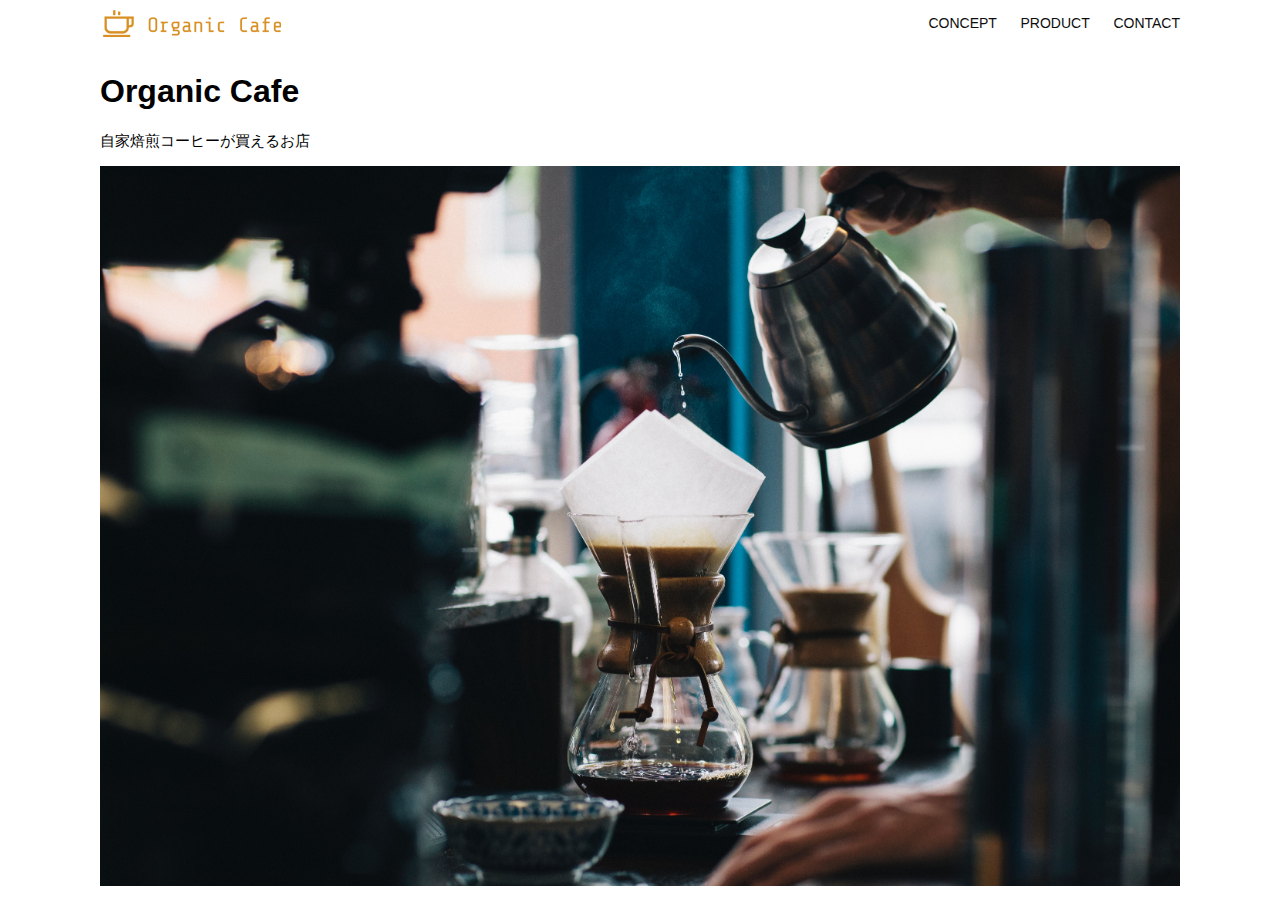
<file: html-css-kadai_013/index.html>
<!DOCTYPE html>
<html>
  <head>
    <title>Organic Cafe</title>
    <meta charset="UTF-8" />
    <meta
      name="description"
      content="自家焙煎のコーヒーがお家で楽しめるOrganic Cafe"
    />
    <meta name="viewport" content="width=device-width, initial-scale=1.0" />
    <link rel="stylesheet" href="style.css" />
  </head>
  <body>
    <!-- ヘッダー -->
    <header>
      <!-- ロゴ -->
      <a href="index.html" id="logo"
        ><img src="images/logo.png" alt="トップページに戻る"
      /></a>

      <!-- PC用ナビゲーション -->
      <nav id="nav-pc">
        <a href="index.html#concept">CONCEPT</a>
        <a href="index.html#product">PRODUCT</a>
        <a href="index.html#contact">CONTACT</a>
      </nav>

      <!-- スマートフォン向けのハンバーガーメニュー画像 -->
      <img id="menu-sp" src=images/button-menu.png alt="ナビゲーションを開く" 
      onclick="document.getElementById('nav-sp').style.display = 'block'">

      <!-- スマホ用ナビゲーション -->
      <nav id="nav-sp">
        <img id="close" src="images/button-close.png" alt="ナビゲーションを閉じる"
        onclick="document.getElementById('nav-sp').style.display = 'none'">
        <a id="logo-sp" href="index.html" onclick="document.getElementById('nav-sp').style.display = 'none'">
        <img src="images/logo-sp.png" alt=トップページに戻る></a>
        
        <a class="menu" href="index.html#concept" onclick="document.getElementById('nav-sp').style.display = 'none'">CONCEPT</a>
        <a class="menu" href="index.html#product" onclick="document.getElementById('nav-sp').style.display = 'none'">PRODUCT</a>
        <a class="menu" href="index.html#contact" onclick="document.getElementById('nav-sp').style.display = 'none'">CONTACT</a>
      </nav>
    </header>
    <main>
      <article>
        <!-- メインビジュアル -->
        <section id="main-visual">
          <div id="main-message">
            <h1>Organic Cafe</h1>
            <p>自家焙煎コーヒーが買えるお店</p>
          </div>
          <img
            src="images/main-image.jpg"
            alt="コーヒーをハンドドリップで淹れる画像"
          />
        </section>
      </article>
    </main>
  </body>
</html>
</file>
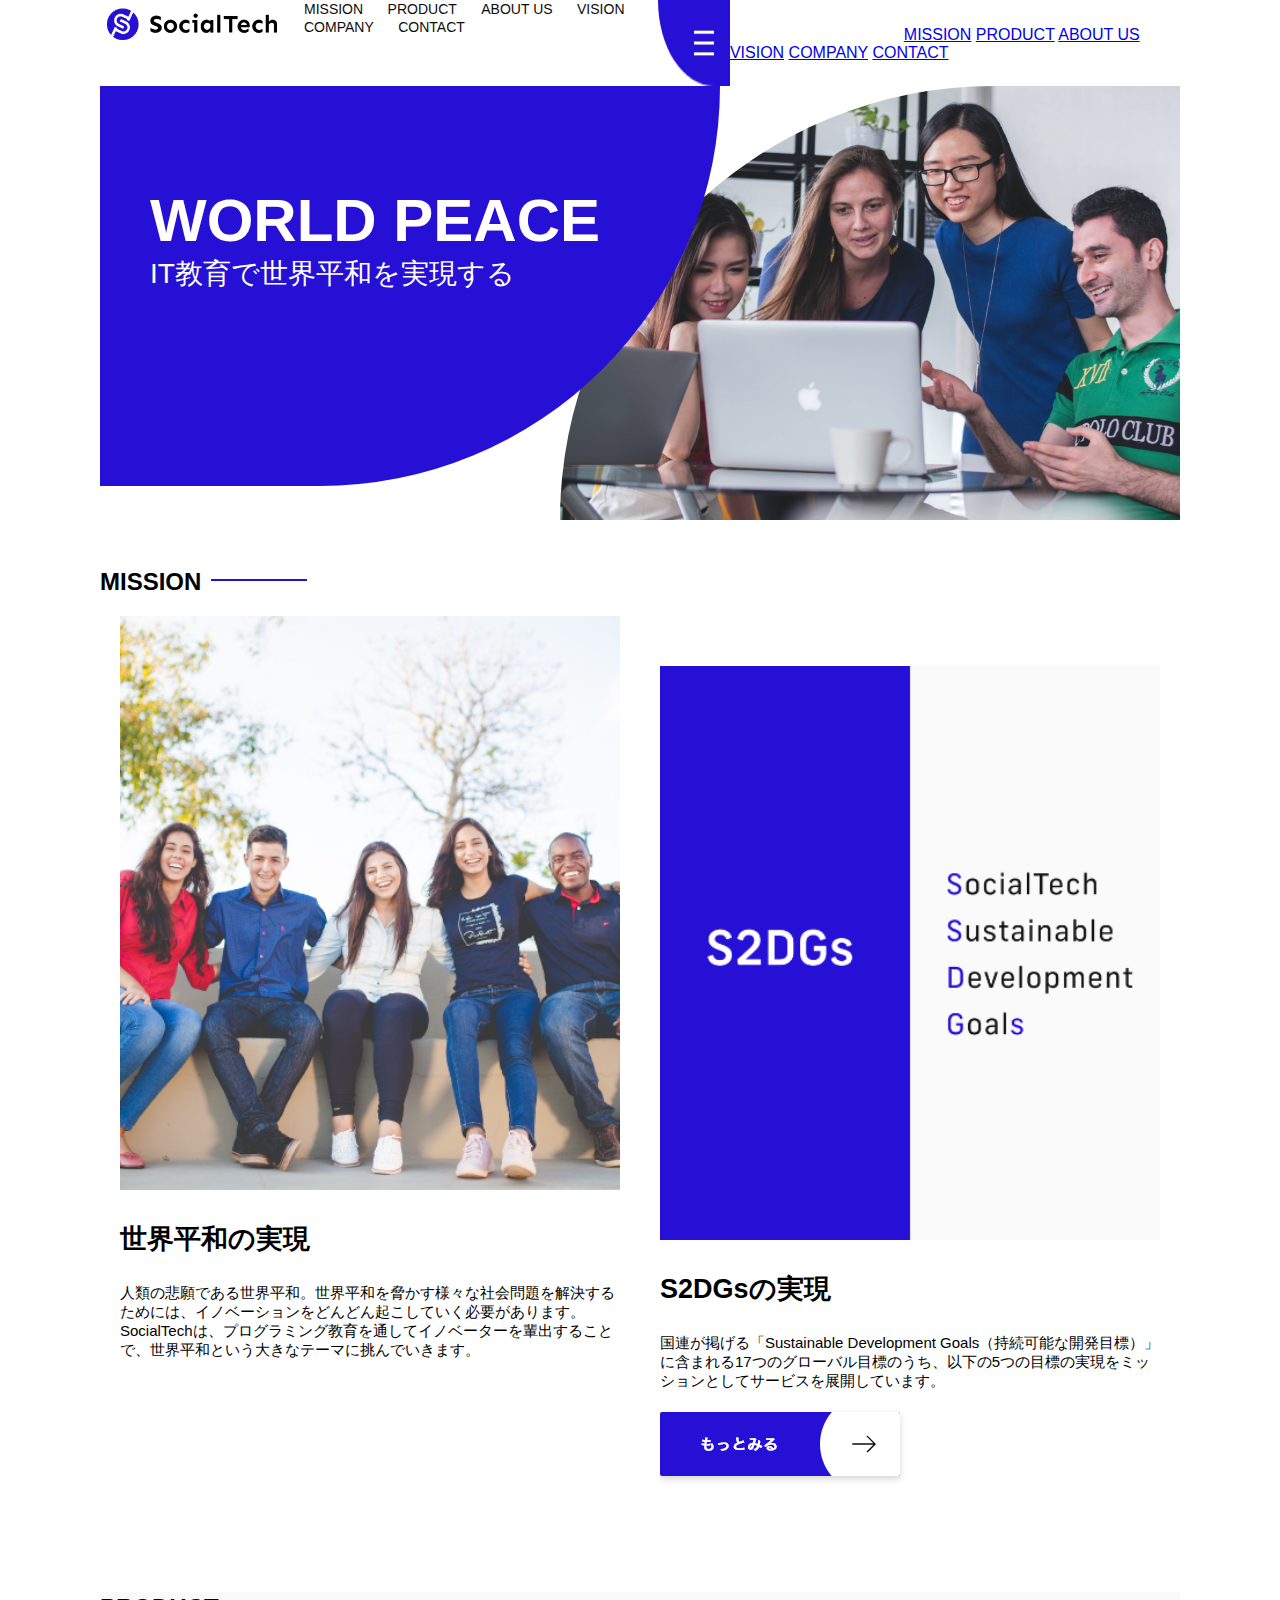
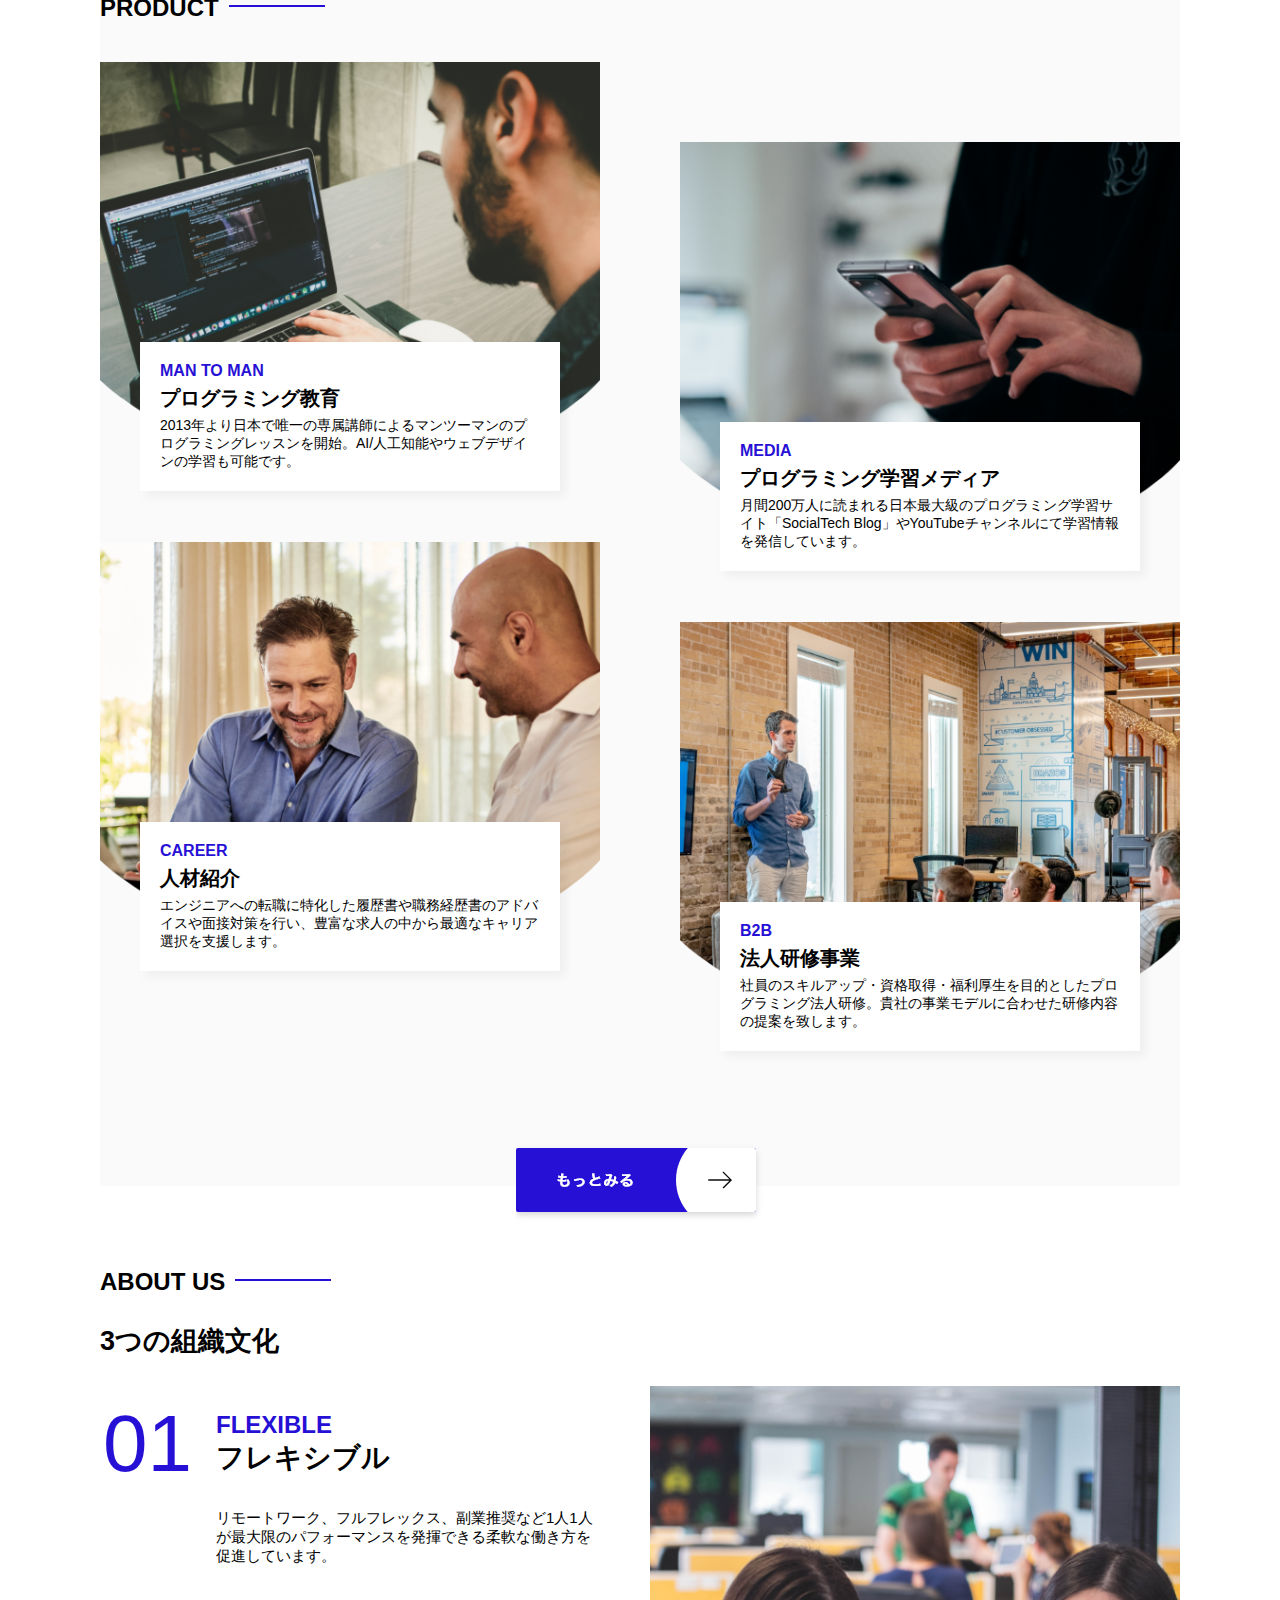
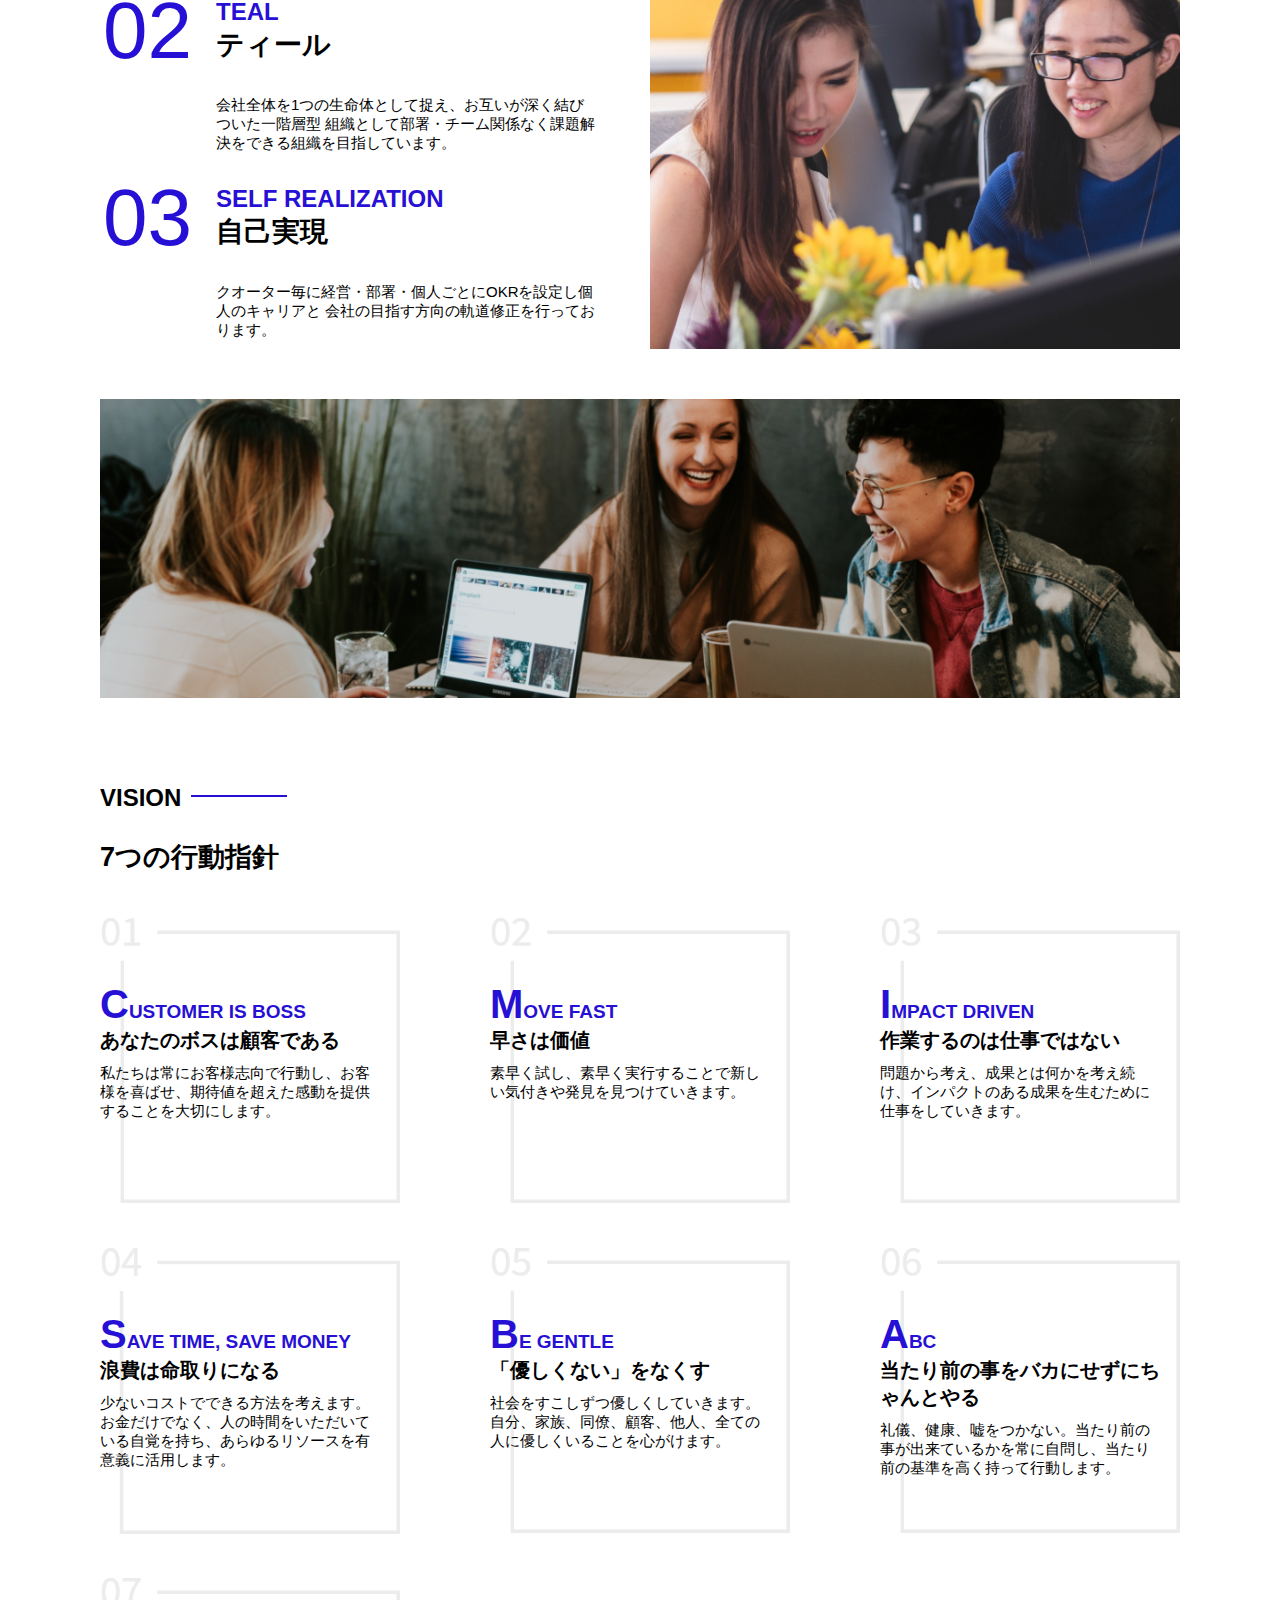
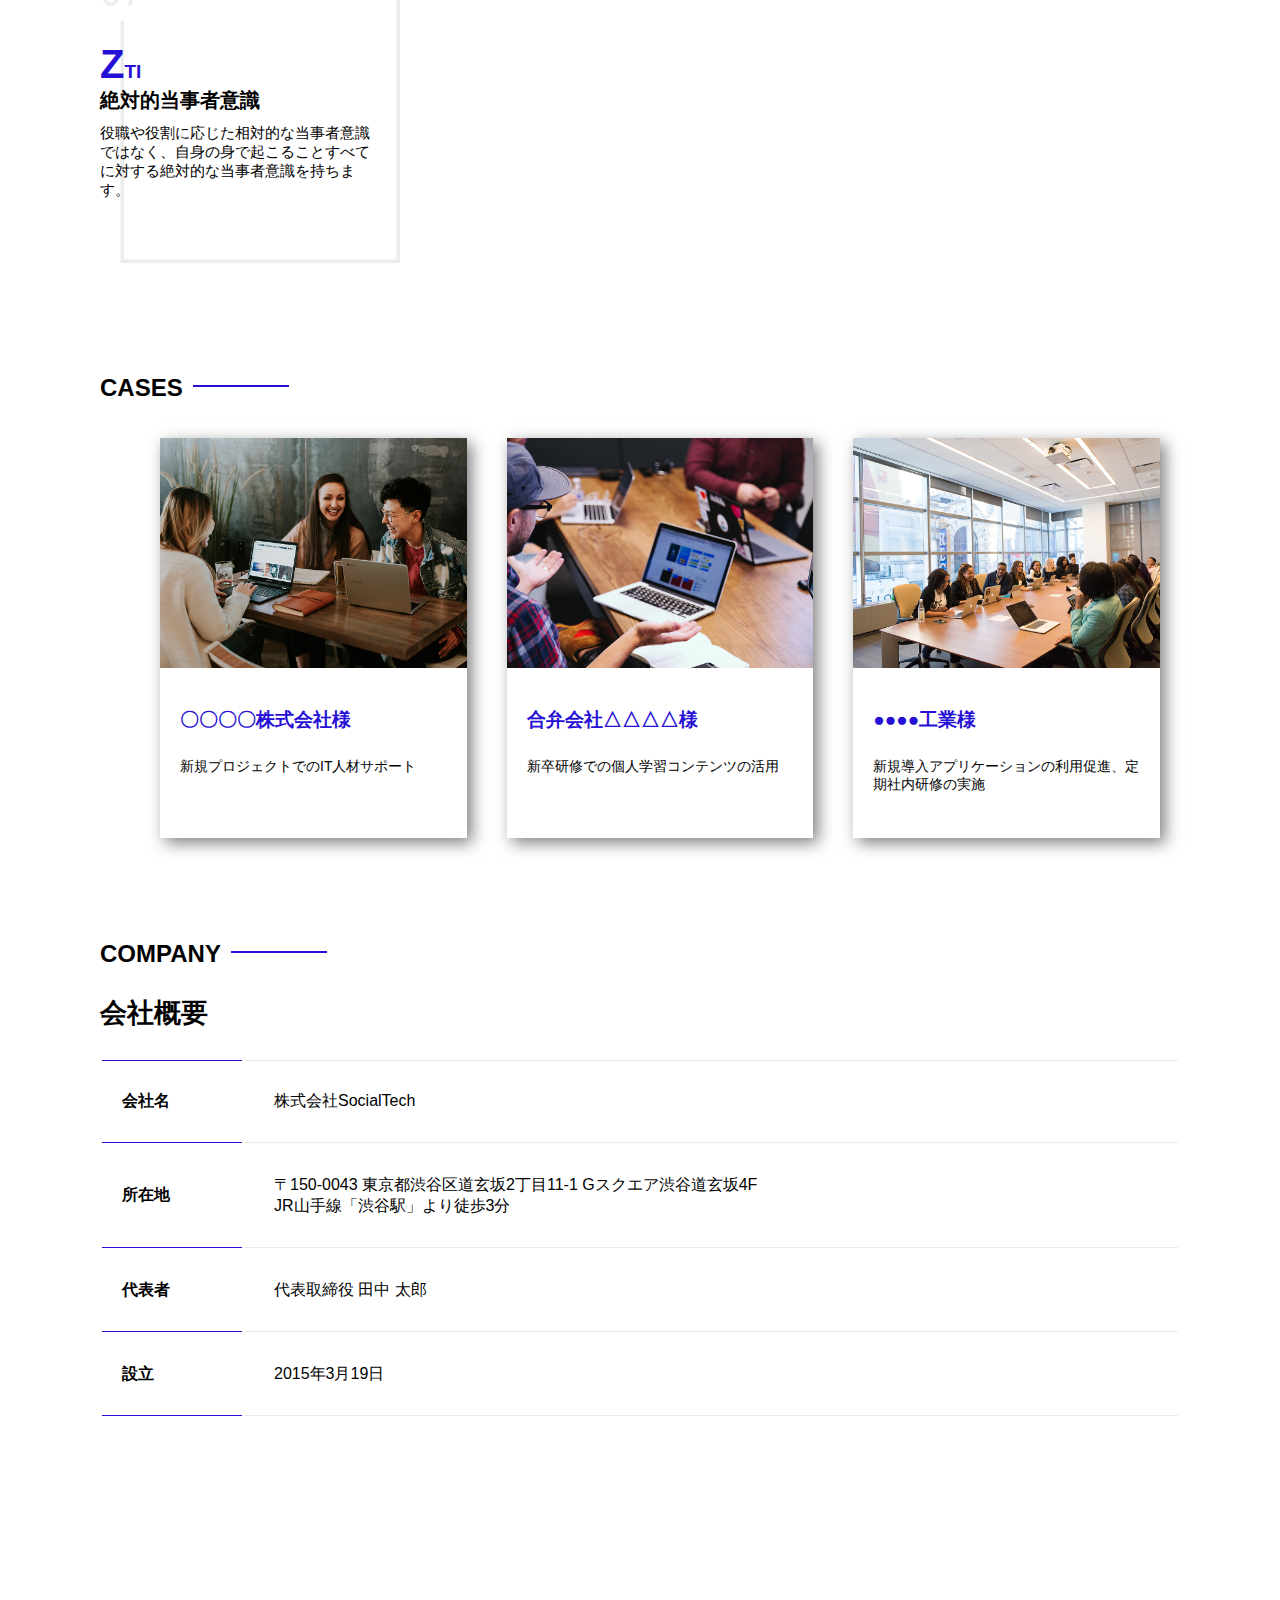
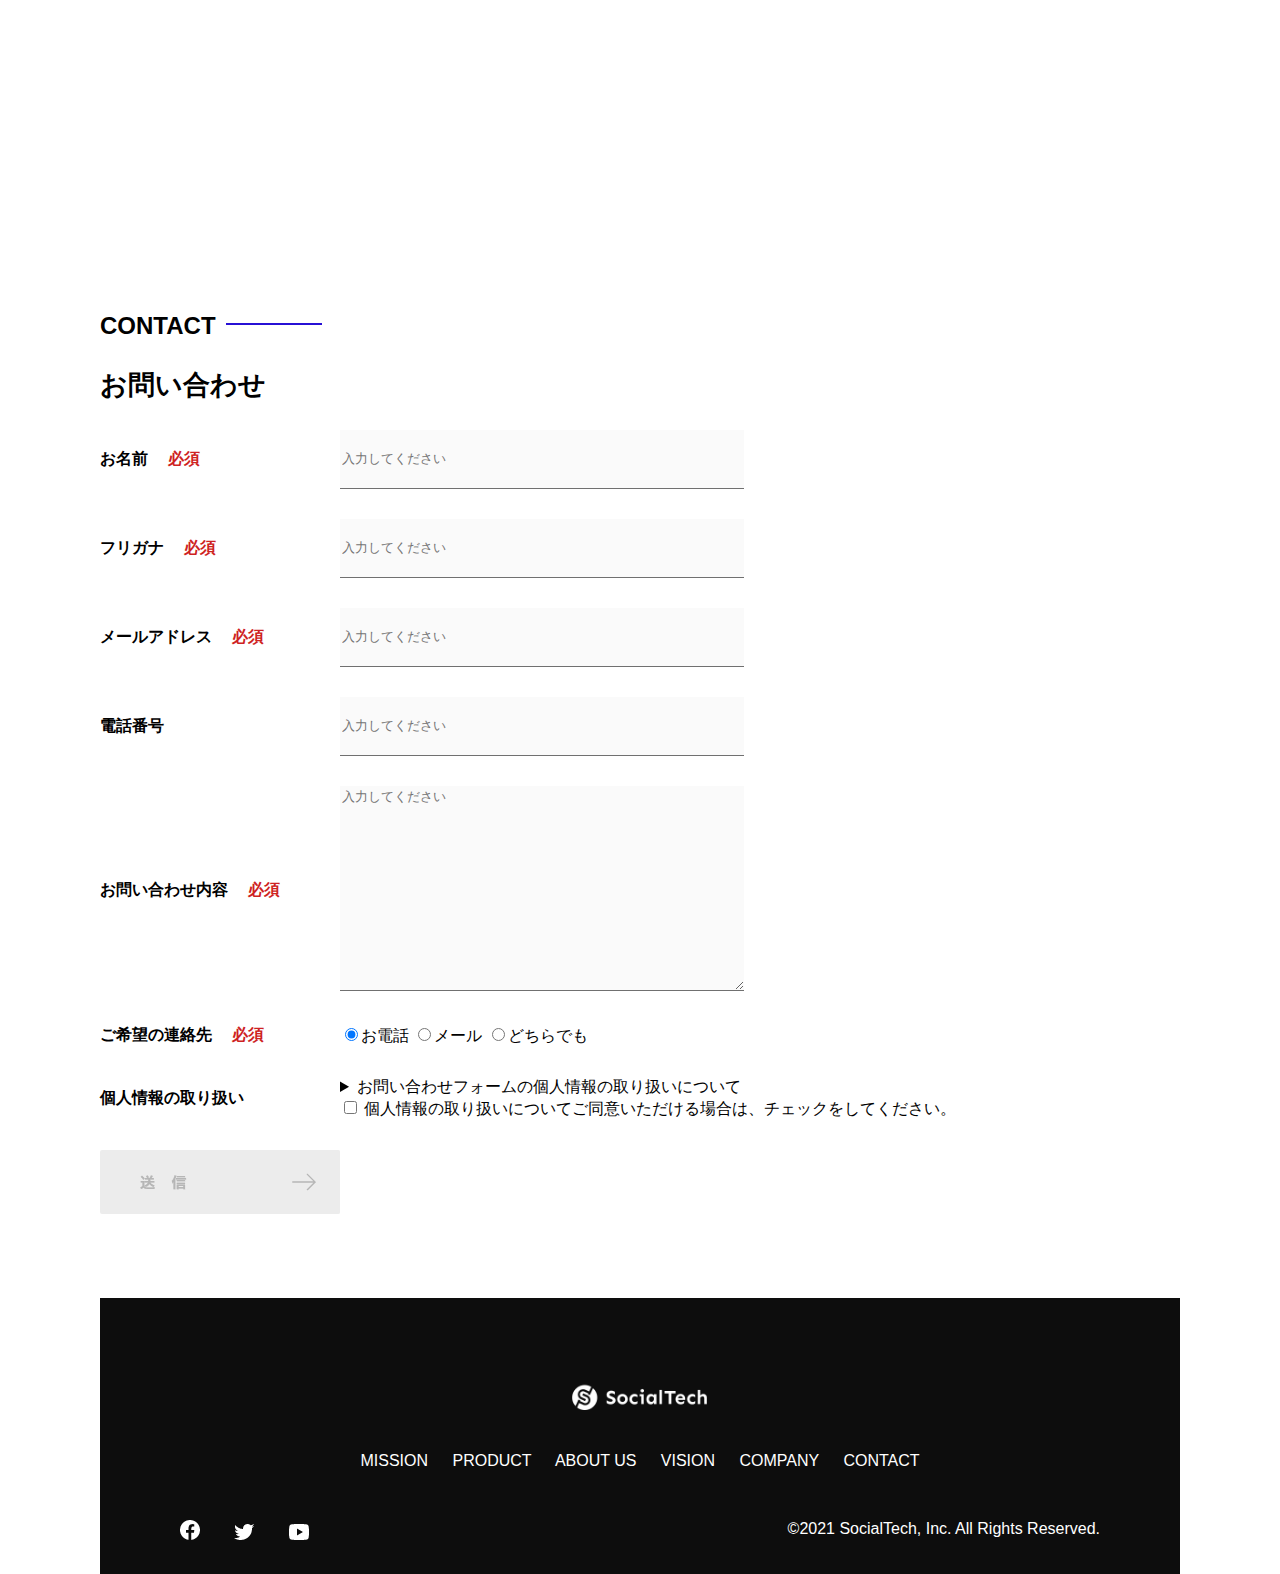
<file: kadai_012/index.html>
<!DOCTYPE html>
 <html>
 <head>
    <title>SocialTech</title>
    <meta charset="UTF-8">
    <meta name="description" content="SocialTechはEdTech業界のリーディングカンパニーを目指します。">
    <meta name="viewport" content="width=device-width, initial-scale=1.0">
    <link rel="stylesheet" href="style.css">
 </head>

 <body>
   <!-- ヘッダー -->
   <header>
      <!-- ロゴ -->
      <a href="index.html" id="logo"><img src="images/logo.png" alt="トップページに戻る"></a>

      <!-- PC専用ナビゲーション -->
      <nav id="nav-pc">
         <a href="mission.html">MISSION</a>
         <a href="product.html">PRODUCT</a>
         <a href="index.html"#aboutus>ABOUT US</a>
         <a href="index.html"#vision>VISION</a>
         <a href="index.html"#company>COMPANY</a>
         <a href="index.html"#contact>CONTACT</a>
      </nav>

      <!-- スマホ用メニューボタン -->
      <img id="menu-sp"src="images/button-menu.png" alt="ナビゲーションを開く" onclick="document.getElementById('nav-sp').style.display = 'block'">

      <!-- スマホ用ナビゲーション -->
      <nav id="nav-sp">
         <img id="close"src="images/button-close.png" alt="ナビゲーションを閉じる" onclick="document.getElementById('nav-sp').style.display = 'none'">
         <a id="logo-sp" href="index.html" onclick="document.getElementById('nav-sp').style.display = 'none'"><img src="images/logo-sp.png" alt="トップページに戻る"></a>
         <a class="menu" href="mission.html" onclick="document.getElementById('nav-sp').style.display = 'none'">MISSION</a>
         <a class="menu" href="product.html" onclick="document.getElementById('nav-sp').style.display = 'none'">PRODUCT</a>
         <a class="menu" href="index.html#aboutus" onclick="document.getElementById('nav-sp').style.display = 'none'">ABOUT US</a>
         <a class="menu" href="index.html#vision" onclick="document.getElementById('nav-sp').style.display = 'none'">VISION</a>
         <a class="menu" href="index.html#company" onclick="document.getElementById('nav-sp').style.display = 'none'">COMPANY</a>
         <a class="menu" href="index.html#contact" onclick="document.getElementById('nav-sp').style.display = 'none'">CONTACT</a>
         <div id="sns">
            <a href="https://www.facebook.com/sejuku2013"><img src="images/button-facebook.png" alt="Facebookのリンク"></a>
            <a href="https://twitter.com/samuraijuku"><img src="images/button-twitter.png" alt="Twitterのリンク"></a>
            <a href="https://www.youtube.com/channel/UCCFOQO5aDK0xXam4cUQXT8g"><img src="images/button-youtube.png" alt="YouTubeのリンク"></a>
         </div>
      </nav>
   </header>

   <main>
      <article>
         <!-- メインビジュアル -->
         <section id="main-visual">
            <div id="main-message">
               <h1>WORLD PEACE</h1>
               <p>IT教育で世界平和を実現する</p>
            </div>
            <img src="images/index/index-main.png" alt="PCの周りに集まる多国籍の仲間たち">
         </section>

         <!-- ミッション -->
         <section id="mission">
            <h2 class="index-h2">MISSION</h2>
            <div id="mission-flex">
               <div>
                   <img id="mission-photo" src="images/index/index-mission.png" alt="屋外のベンチで写真を撮影する多国籍の仲間たち">
                   <h3>世界平和の実現</h3>
                   <p>
                      人類の悲願である世界平和。世界平和を脅かす様々な社会問題を解決するためには、イノベーションをどんどん起こしていく必要があります。SocialTechは、プログラミング教育を通してイノベーターを輩出することで、世界平和という大きなテーマに挑んでいきます。
                   </p>
               </div>
               <div>
                  <img id="s2dgs" src="images/index/s2dgs.png" alt="S2DGs">
                  <h3>S2DGsの実現</h3>
                  <p>国連が掲げる「Sustainable Development Goals（持続可能な開発目標）」に含まれる17つのグローバル目標のうち、以下の5つの目標の実現をミッションとしてサービスを展開しています。
                  </p>
                  <a href="mission.html">
                     <img src="images/button-more.png" alt="もっとみる">
                  </a>
               </div>
            </div>
         </section>

         <!-- プロダクト -->
         <section id="product">
            <h2 class="index-h2">PRODUCT</h2>
            <div>
               <!-- 左 -->
               <div id="product-left">
                  <div>
                     <img class="product-photo" src="images/index/index-mantoman.png" alt="PCでコードを書く男性">
                     <div class="product-explain">
                        <span>MAN TO MAN</span>
                        <h3>プログラミング教育</h3>
                        <p>2013年より日本で唯一の専属講師によるマンツーマンのプログラミングレッスンを開始。AI/人工知能やウェブデザインの学習も可能です。</p>
                     </div>
                  </div>

                  <div>
                     <img class="product-photo" src="images/index/index-career.png" alt="笑顔で話し合う2人の男性">
                     <div class="product-explain">
                     <span>CAREER</span>
                     <h3>人材紹介</h3>
                     <p>エンジニアへの転職に特化した履歴書や職務経歴書のアドバイスや面接対策を行い、豊富な求人の中から最適なキャリア選択を支援します。</p>
                  </div>
               </div>
            </div>

               <!-- 右 -->
               <div id="product-right">
                  <div>
                     <img class="product-photo" src="images/index/index-media.png" alt="スマートフォンを操作する人">
                     <div class="product-explain">
                        <span>MEDIA</span>
                        <h3>プログラミング学習メディア</h3>
                        <p>月間200万人に読まれる日本最大級のプログラミング学習サイト「SocialTech Blog」やYouTubeチャンネルにて学習情報を発信しています。</p>
                     </div>
                  </div>

                  <div>
                     <img class="product-photo" src="images/index/index-b2b.png" alt="講演中の男性とそれを聴く人々">
                     <div class="product-explain">
                        <span>B2B</span>
                        <h3>法人研修事業</h3>
                        <p>社員のスキルアップ・資格取得・福利厚生を目的としたプログラミング法人研修。貴社の事業モデルに合わせた研修内容の提案を致します。</p>
                     </div>
                  </div>
               </div>
            </div>
            <div>
               <a id="product-more" href="product.html">
                  <img src="images/button-more.png" alt="もっと見る">
               </a>
            </div>
         </section>

         <!-- ABOUT US -->
         <section id="aboutus">
            <h2 class="index-h2">ABOUT US</h2>
            <h3>3つの組織文化</h3>
            <div>
               <table class="culture-table">
                  <tr>
                     <td>
                        <span class="culture-num">01</span>
                     </td>
                     <td>
                        <span class="culture-en">FLEXIBLE</span>
                        <span class="culture-jp">フレキシブル</span>
                     </td>
                  </tr>
                  <tr>
                     <td>
                        <!-- 空のセル -->
                     </td>
                     <td>
                        <p class="culture-description">
                           リモートワーク、フルフレックス、副業推奨など1人1人が最大限のパフォーマンスを発揮できる柔軟な働き方を促進しています。
                        </p>
                     </td>
                  </tr>
                  <tr>
                     <td>
                        <span class="culture-num">02</span>
                     </td>
                     <td>
                        <span class="culture-en">TEAL</span>
                        <span class="culture-jp">ティール</span>
                     </td>
                  </tr>
                  <tr>
                     <td>
                        <!-- 空のセル -->
                     </td>
                     <td>
                        <p class="culture-description">
                           会社全体を1つの生命体として捉え、お互いが深く結びついた一階層型
                           組織として部署・チーム関係なく課題解決をできる組織を目指しています。
                        </p>
                     </td>
                  </tr>
                  <tr>
                     <td>
                        <span class="culture-num">03</span>
                     </td>
                     <td>
                        <span class="culture-en">SELF REALIZATION</span>
                        <span class="culture-jp">自己実現</span>
                     </td>
                  </tr>
                  <tr>
                     <td>
                        <!-- 空のセル -->
                     </td>
                     <td>
                       <p class="culture-description">
                        クオーター毎に経営・部署・個人ごとにOKRを設定し個人のキャリアと
                        会社の目指す方向の軌道修正を行っております。
                       </p>
                     </td>
                  </tr>
               </table>
                <img class="culture-img" src="images/index/index-aboutus1.png" alt="笑顔で話し合う2人の女性">
            </div>
             <img class="culture-img2" src="images/index/index-aboutus2.png" alt="笑顔で話し合う3人の男女">
         </section>

         <!-- VISION -->
         <section id="vision">
            <h2 class="index-h2">VISION</h2>
            <h3>7つの行動指針</h3>
            <div>
               <div class="vision-box">
                  <img src="images/index/vision-01.png" alt="01">
                  <span>
                     <h4>
                        CUSTOMER IS BOSS
                     </h4>
                     <h5>あなたのボスは顧客である</h5>
                     <p>私たちは常にお客様志向で行動し、お客様を喜ばせ、期待値を超えた感動を提供することを大切にします。</p>
                  </span>
               </div>

               <div class="vision-box">
                  <img src="images/index/vision-02.png" alt="02">
                  <span>
                     <h4>
                        MOVE FAST
                     </h4>
                     <h5>早さは価値</h5>
                     <p>素早く試し、素早く実行することで新しい気付きや発見を見つけていきます。</p>
                  </span>
               </div>

               <div class="vision-box">
                  <img src="images/index/vision-03.png" alt="03">
                  <span>
                     <h4>
                        IMPACT DRIVEN
                     </h4>
                     <h5>作業するのは仕事ではない</h5>
                     <p>問題から考え、成果とは何かを考え続け、インパクトのある成果を生むために仕事をしていきます。</p>
                  </span>
               </div>

               <div class="vision-box">
                  <img src="images/index//vision-04.png" alt="04">
                  <span>
                     <h4>
                        SAVE TIME, SAVE MONEY
                     </h4>
                     <h5>浪費は命取りになる</h5>
                     <p>少ないコストでできる方法を考えます。お金だけでなく、人の時間をいただいている自覚を持ち、あらゆるリソースを有意義に活用します。</p>
                  </span>
               </div>

               <div class="vision-box">
                  <img src="images/index/vision-05.png" alt="05">
                  <span>
                     <h4>
                        BE GENTLE
                     </h4>
                     <h5>「優しくない」をなくす</h5>
                     <p>社会をすこしずつ優しくしていきます。自分、家族、同僚、顧客、他人、全ての人に優しくいることを心がけます。</p>
                  </span>
               </div>

               <div class="vision-box">
                  <img src="images/index/vision-06.png" alt="06">
                  <span>
                     <h4>
                        ABC
                     </h4>
                     <h5>当たり前の事をバカにせずにちゃんとやる</h5>
                     <p>礼儀、健康、嘘をつかない。当たり前の事が出来ているかを常に自問し、当たり前の基準を高く持って行動します。</p>
                  </span>
               </div>

               <div class="vision-box">
                  <img src="images/index/vision-07.png" alt="07">
                  <span>
                     <h4>
                        ZTI
                     </h4>
                     <h5>絶対的当事者意識</h5>
                     <p>役職や役割に応じた相対的な当事者意識ではなく、自身の身で起こることすべてに対する絶対的な当事者意識を持ちます。</p>
                  </span>
               </div>
            </div>
         </section>

         <!-- 導入企業（CASES） -->
         <section id="cases">
                <h2 class="index-h2">CASES</h2>
                <ul>
                   <li class="case-card">
                      <img class="case-img" src=images/index/case-1.png alt="仲良く語り合う3人">
                      <div class="case-info">
                         <h4 class="case-name">〇〇〇〇株式会社様</h4>
                         <p class="case-content">新規プロジェクトでのIT人材サポート</p>
                      </div>
                   </li>
                   <li class="case-card">
                      <img class="case-img" src="images/index/case-2.png" alt="PCでコンテンツを見る">
                      <div class="case-info">
                         <h4 class="case-name">合弁会社△△△△様</h4>
                         <p class="case-content">新卒研修での個人学習コンテンツの活用</p>
                      </div>
                   </li>
                   <li class="case-card">
                      <img class="case-img" src="images/index/case-3.png" alt="社内研修中の会議室">
                      <div class="case-info">
                         <h4 class="case-name">●●●●工業様</h4>
                         <p class="case-content">新規導入アプリケーションの利用促進、定期社内研修の実施
                         </p>
                      </div>
                   </li>
                </ul>
         </section>



         <!-- COMPANY -->
         <section id="company">
            <h2 class="index-h2">COMPANY</h2>
            <h3>会社概要</h3>
            <table id="company-table">
               <tbody>
                   <tr>
                      <th class="tableheader-first">会社名</th>
                      <td class="cell-first">株式会社SocialTech</td>
                   </tr>

                   <tr>
                      <th class="tableheader">所在地</th>
                      <td class="cell">〒150-0043 東京都渋谷区道玄坂2丁目11-1 Gスクエア渋谷道玄坂4F<br>JR山手線「渋谷駅」より徒歩3分</td>
                   </tr>

                   <tr>
                      <th class="tableheader">代表者</th>
                      <td class="cell">代表取締役 田中 太郎</td>
                   </tr>

                   <tr>
                      <th class="tableheader">設立</th>
                      <td class="cell">2015年3月19日</td>
                   </tr>
               </tbody>
            </table>
            <iframe 
              src="https://www.google.com/maps/embed?pb=!1m18!1m12!1m3!1d3241.7761306151356!2d139.6961907!3d35.6578869!2m3!1f0!2f0!3f0!3m2!1i1024!2i768!4f13.1!3m3!1m2!1s0x60188b55ffeee63f%3A0x73330361de4fb84f!2z44CSMTUwLTAwNDMg5p2x5Lqs6YO95riL6LC35Yy66YGT546E5Z2C77yS5LiB55uu77yR77yR4oiSMSBHIDRm!5e0!3m2!1sja!2sjp!4v1696291467294!5m2!1sja!2sjp" width="600" height="450" style="border:0;" allowfullscreen="" loading="lazy" referrerpolicy="no-referrer-when-downgrade"
              style="border:0;" allowfullscreen="" loading="lazy">
            </iframe>
         </section>

         <!-- お問い合わせフォーム -->
         <section id="contact">
            <h2 class="index-h2">CONTACT</h2>
            <h3>お問い合わせ</h3>

            <!-- STATIC FORMSのフォームタグ -->
            <form action="https://api.staticforms.xyz/submit" method="post">
               <input type="text" name="honeypot" style="display:none">
               <!-- STATIC FORMSのアクセスキー -->
               <input type="hidden" name="accessKey" value="38305591-91f7-43ed-b6e6-5efd3f766d77">
               <!--メールのタイトル-->
               <input type="hidden" name="subject" value="お問い合わせフォーム" />
               <!--送信先のメールアドレスをvalueに設定する-->
               <input type="hidden" name="replyTo" value="moa.yamamoto.15@gmail.com">
               <!--redirectToのURLは公開後のURLへリンクする-->
               <input type="hidden" name="redirectTo" value="">

               <div>
                <div class="contact-heading">
                  <label class="contact-label">お名前<span class="contact-span">必須</span></label>
                  </div>
                  <div class="contact-form">
                     <input type="text" name="name" placeholder="入力してください" class="contact-textbox">
                  </div>
               </div>

               <div>
                <div class="contact-heading">
                  <label class="contact-label">フリガナ<span class="contact-span">必須</span></label>
                </div>
                  <div class="contact-form">
                     <input type="text" name="hurigana" placeholder="入力してください" class="contact-textbox">
                  </div>
               </div>
               

               <div>
                <div class="contact-heading">
                  <label class="contact-label">メールアドレス<span class="contact-span">必須</span></label>
                </div>
                  <div class="contact-form">
                     <input type="text" name="email" placeholder="入力してください" class="contact-textbox">
                  </div>
               </div>
               

               <div>
                <div class="contact-heading">
                  <label class="contact-label">電話番号</label>
                </div>
                  <div class="contact-form">
                     <input type="text" name="tel" placeholder="入力してください" class="contact-textbox">
                  </div>
               </div>
               

               <div>
                  <div class="contact-heading">
                     <label class="contact-label">お問い合わせ内容<span class=contact-span>必須</span></label>
                  </div>
                  <div>
                     <textarea class="contact-textarea" placeholder="入力してください" name="message"></textarea>
                  </div>
               </div>

               <div>
                  <div class="contact-heading">
                     <label class="contact-label">ご希望の連絡先<span class="contact-span">必須</span></label>
                  </div>
                  <div>
                     <input class="radiobutton" type="radio" value="tel" name="contact" checked><label>お電話</label>
                     <input class="radiobutton" type="radio" value="mail" name="contact"><label>メール</label>
                     <input class="radiobutton" type="radio" value="both" name="contact"><label>どちらでも</label>
                  </div>
               </div>

               <div>
                  <div class="contact-heading">
                     <label class="contact-label">個人情報の取り扱い</label>
                  </div>
                  <div>
                     <details>
                        <summary>お問い合わせフォームの個人情報の取り扱いについて</summary>
                        <div>
                           <span>１．組織の名称又は氏名</span><br>
                           株式会社SocialTech<br><br>
                           <span>２．個人情報保護管理者（若しくはその代理人）の氏名又は職名、所属及び連絡先
                             鈴木 一郎 コーポレート部</span><br>
                           メールアドレス：support@socialtech.net<br>
                           TEL：03-xxxx-xxxx<br>
                           <span>３．個人情報の利用目的</span><br>
                           ・本サービス及び本サービスに関連する情報の提供又はそれらに関する連絡のため<br>
                           ・ユーザーの本人確認のため<br>
                           ・当社サービスのご案内のため<br>
                           ・当社の商品等の広告または宣伝（電子メールによるものを含むものとします。）<br><br>
                           <span>４．個人情報の取り扱い業務の委託</span><br>
                           個人情報の取扱業務の全部または一部を外部に業務委託する場合があります。<br>
                           その際、弊社は、個人情報を適切に保護できる管理体制を敷き実行していることを条件として<br>
                           委託先を厳選したうえで、機密保持契約を委託先と締結し、お客様の個人情報を厳密に管理させます。<br><br>
                           <span>５．個人情報の開示等の請求</span><br>
                           お客様は、弊社に対してご自身の個人情報の開示等（利用目的の通知、開示、内容の訂正・追加・削除、利用の停止または消去、第三者への提供の停止）に関して、当社問合わせ窓口に申し出ることができます。<br>
                           その際、弊社はお客様ご本人を確認させていただいたうえで、合理的な期間内に対応いたします。<br><br>
                           なお、個人情報に関する弊社問合わせ先は、次の通りです。<br><br>
                           株式会社SocialTech　個人情報問合せ窓口<br>
                           〒150-0043　東京都渋谷区道玄坂2丁目11-1 Ｇスクエア渋谷道玄坂 4F<br>
                           メールアドレス：support@socialtech.net　TEL：03-xxxx-xxxx<br><br>
                           <span>６．個人情報を提供されることの任意性について</span><br><br>
                           お客様がご自身の個人情報を弊社に提供されるか否かは、お客様のご判断によりますが、もしご提供されない場合には、適切なサービスが提供できない場合がありますので予めご了承ください。
                     </details>
                     <input type="checkbox" name="agree">
                     <span>個人情報の取り扱いについてご同意いただける場合は、チェックをしてください。</span>
                  </div>
               </div>
               <input type="image" src="images/button-submit.png" alt="送信する">   
            </form>
         </section>
      </article>

      <footer>
         <div id="footer-logo">
            <img src="images/logo-sp.png" alt="SocialTech">
         </div>
         <div id="footer-link">
            <a href="mission.html">MISSION</a>
            <a href="product.html">PRODUCT</a>
            <a href="index.html#aboutus">ABOUT US</a>
            <a href="index.html#vision">VISION</a>
            <a href="index.html#company">COMPANY</a>
            <a href="index.html#contact">CONTACT</a>
         </div>
         <div id="sns-footer">
            <a href="https://www.facebook.com/sejuku2013"><img src="images/button-facebook.png" alt="Facebookのリンク"></a>
            <a href="https://twitter.com/samuraijuku"><img src="images/button-twitter.png" alt="Twitterのリンク"></a>
            <a href="https://www.youtube.com/channel/UCCFOQO5aDK0xXam4cUQXT8g"><img src="images/button-youtube.png" alt="YouTubeのリンク"></a>
             <span id="copyright">&copy;2021 SocialTech, Inc. All Rights Reserved. </span>
          </div>
      </footer>
   </main>
 </body>
 </html>
</file>
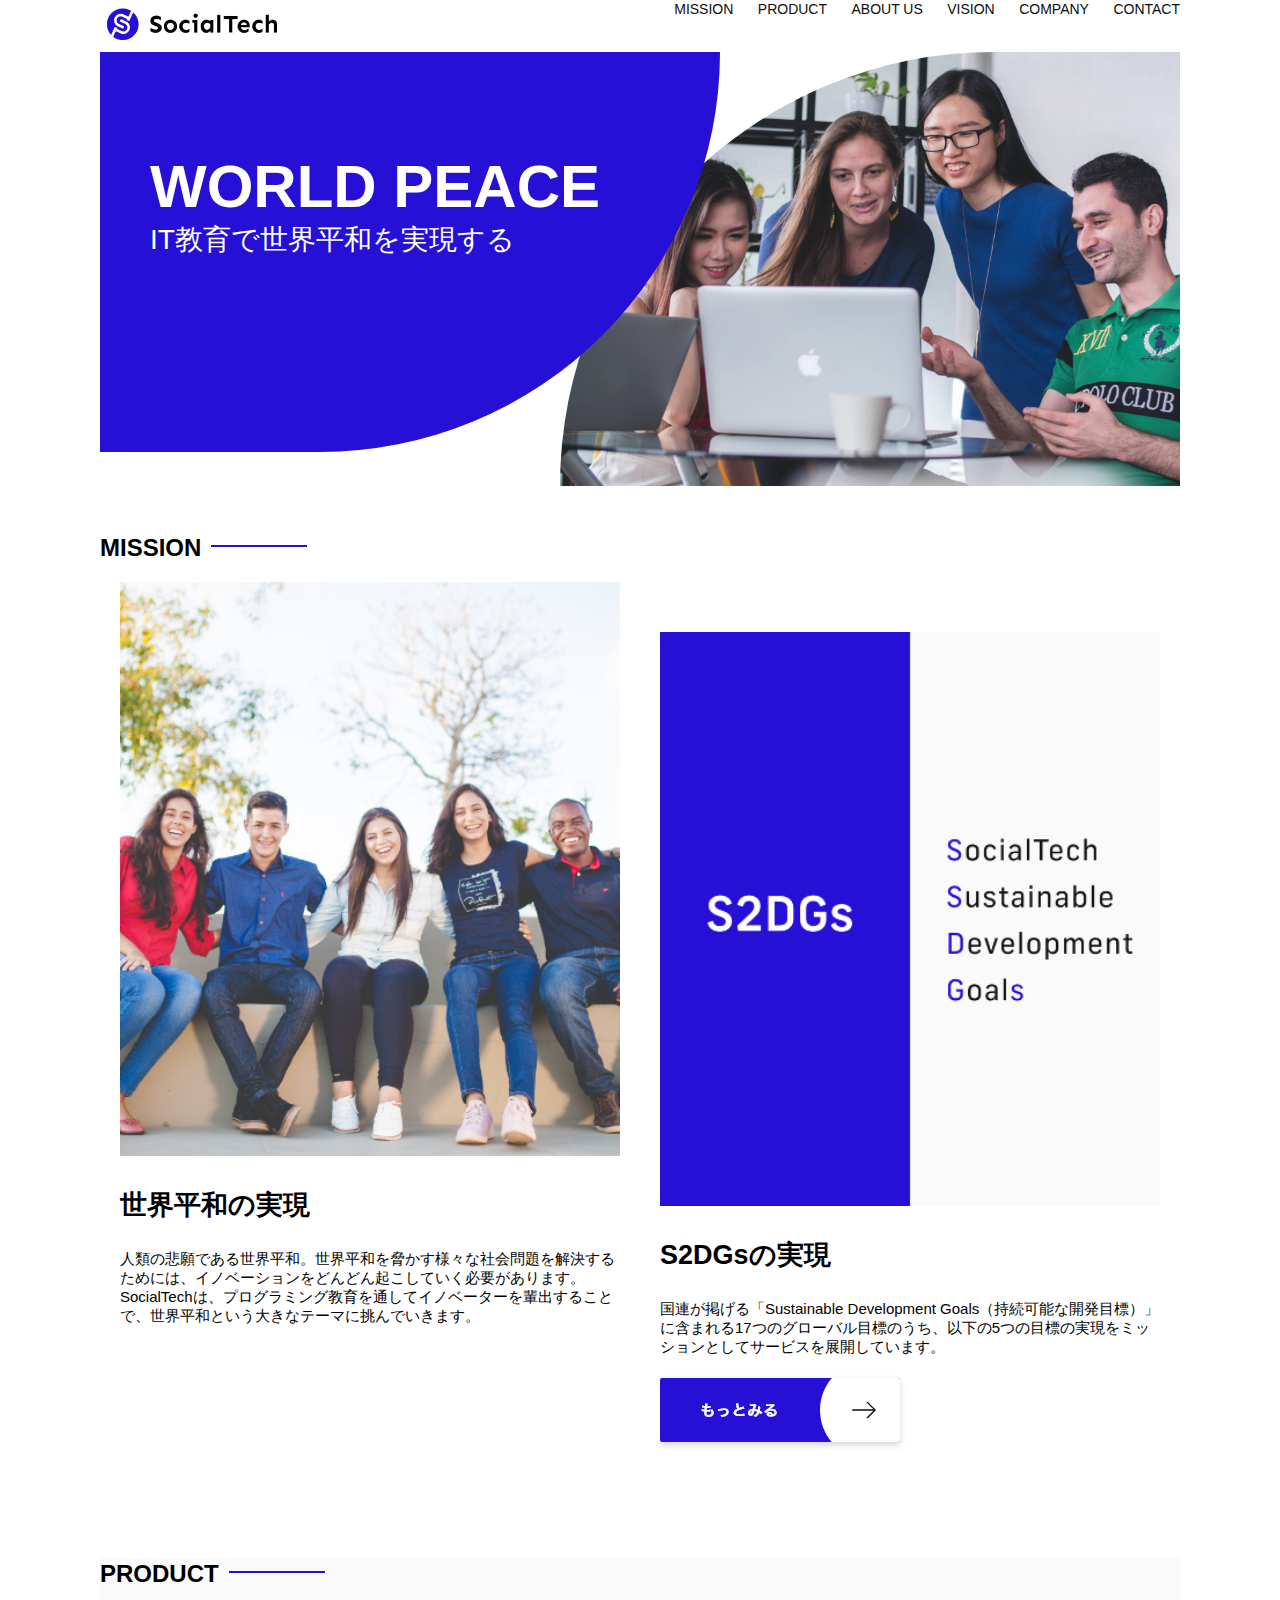
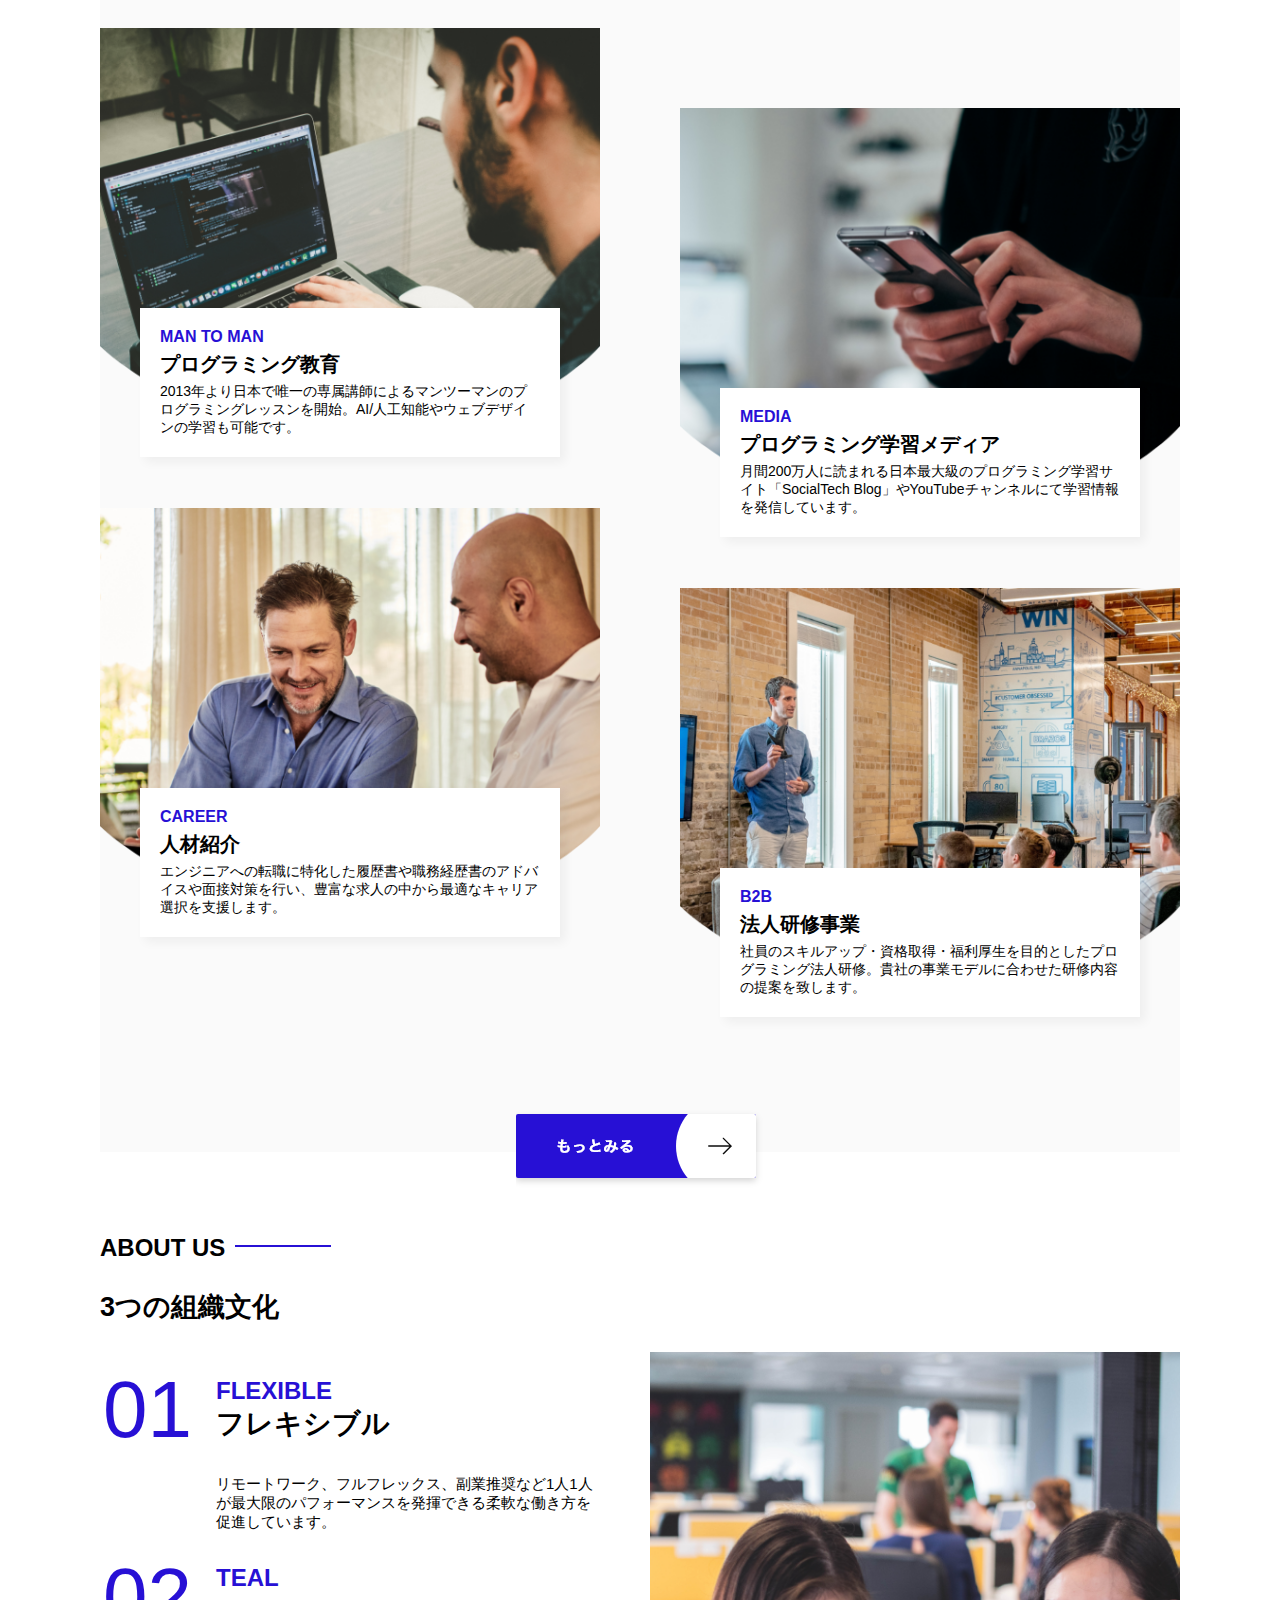
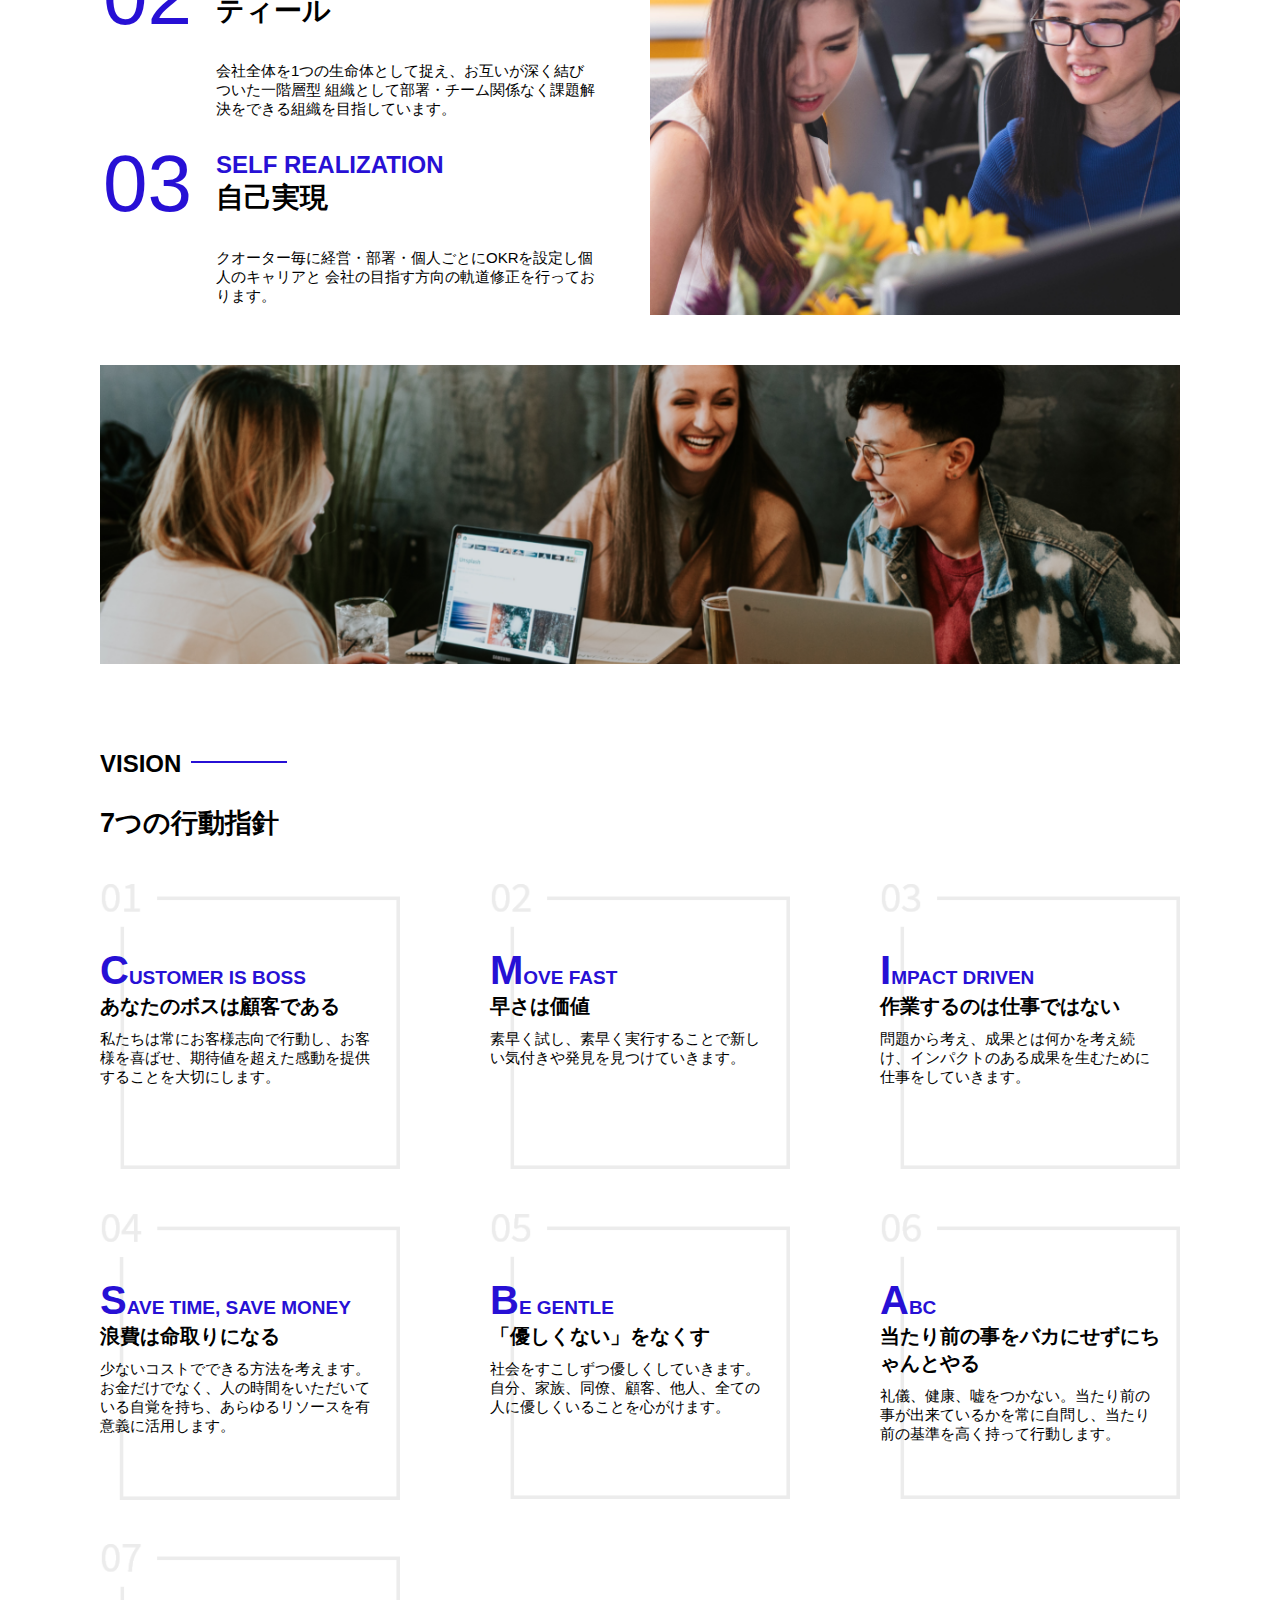
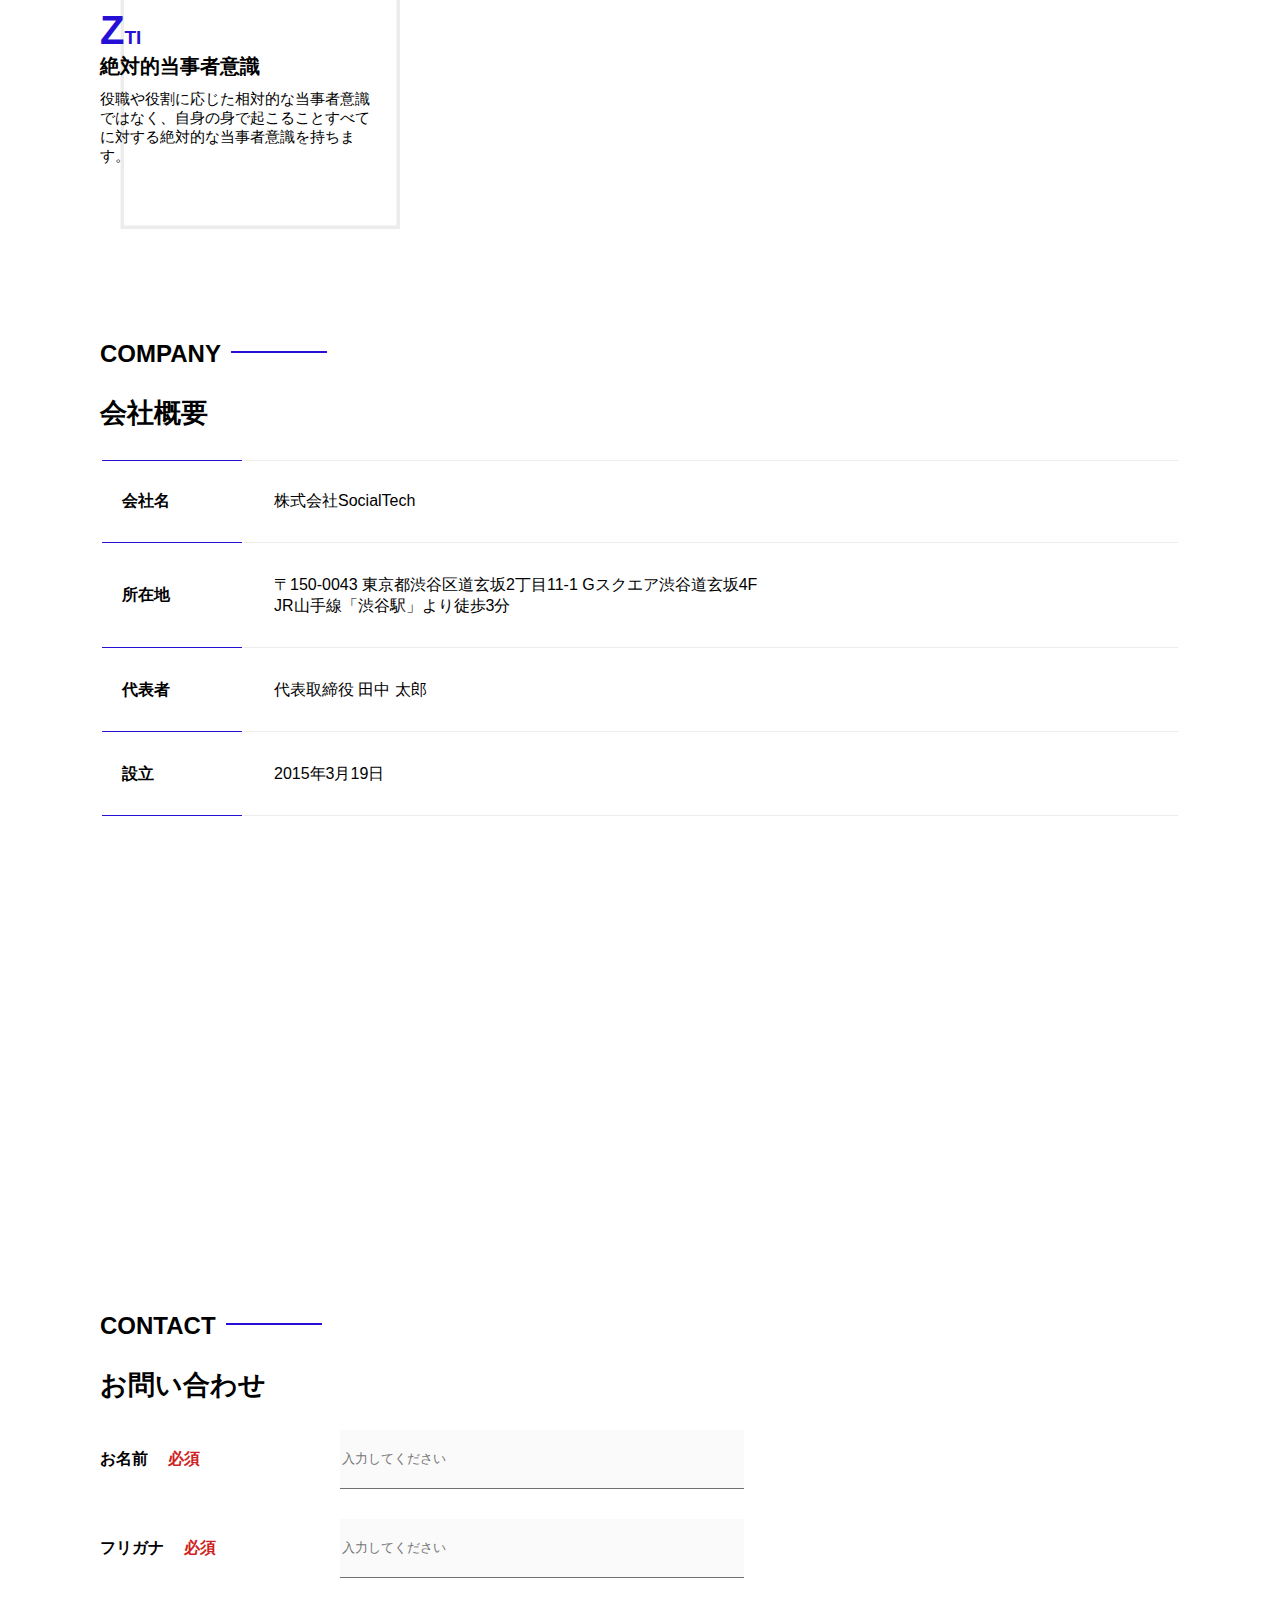
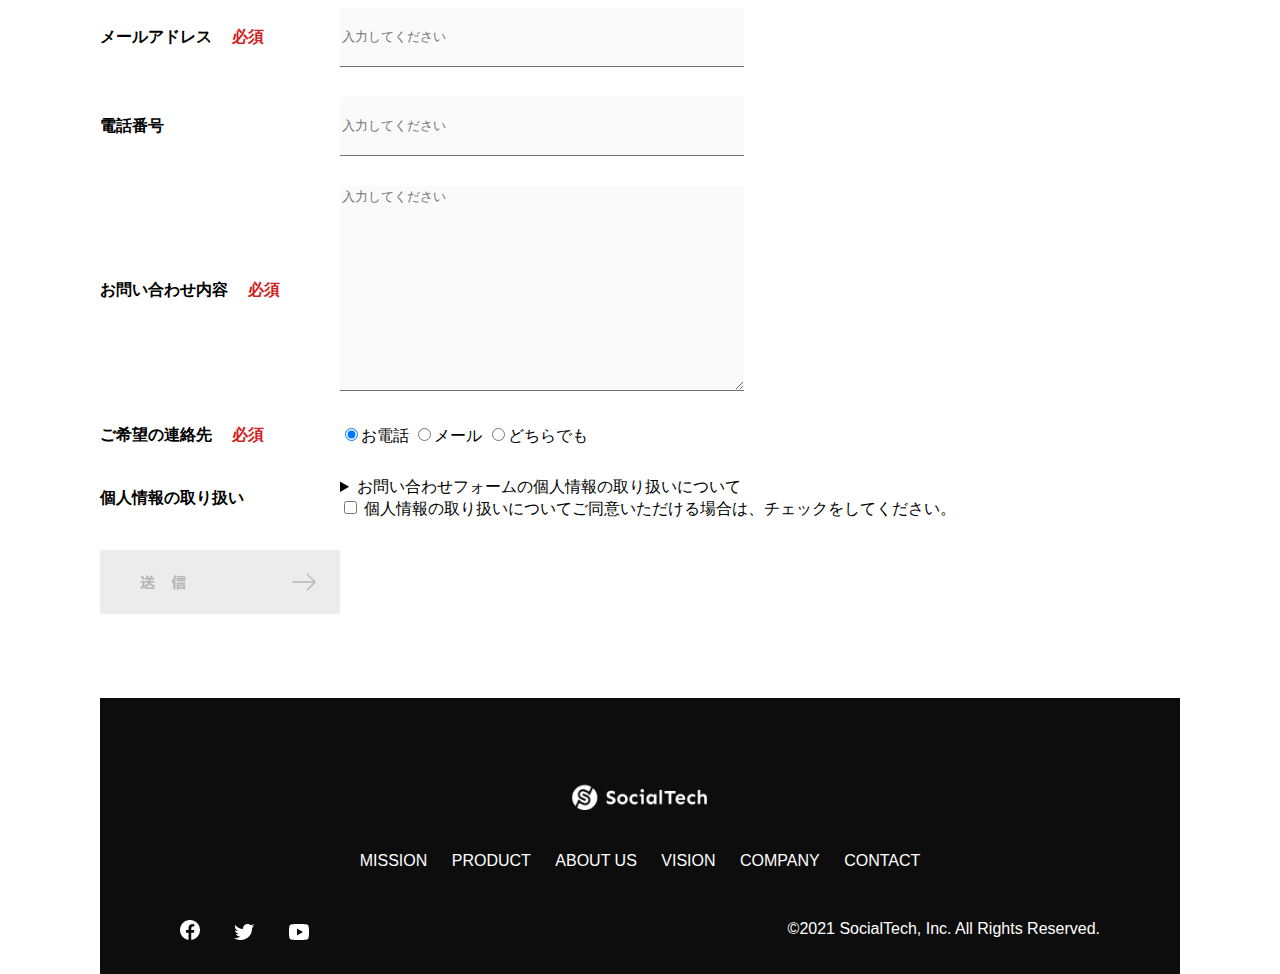
<file: kadai_tutorial_output/index.html>
<!DOCTYPE html>
 <html>
 <head>
    <title>SocialTech</title>
    <meta charset="UTF-8">
    <meta name="description" content="SocialTechはEdTech業界のリーディングカンパニーを目指します。">
    <meta name="viewport" content="width=device-width, initial-scale=1.0">
    <link rel="stylesheet" href="style.css">
 </head>

 <body>
   <!-- ヘッダー -->
   <header>
      <!-- ロゴ -->
      <a href="index.html" id="logo"><img src="images/logo.png" alt="トップページに戻る"></a>

      <!-- PC専用ナビゲーション -->
      <nav id="nav-pc">
         <a href="mission.html">MISSION</a>
         <a href="product.html">PRODUCT</a>
         <a href="index.html"#aboutus>ABOUT US</a>
         <a href="index.html"#vision>VISION</a>
         <a href="index.html"#company>COMPANY</a>
         <a href="index.html"#contact>CONTACT</a>
      </nav>

      <!-- スマホ用メニューボタン -->
      <img id="menu-sp"src="images/button-menu.png" alt="ナビゲーションを開く" onclick="document.getElementById('nav-sp').style.display = 'block'">

      <!-- スマホ用ナビゲーション -->
      <nav id="nav-sp">
         <img id="close"src="images/button-close.png" alt="ナビゲーションを閉じる" onclick="document.getElementById('nav-sp').style.display = 'none'">
         <a id="logo-sp" href="index.html" onclick="document.getElementById('nav-sp').style.display = 'none'"><img src="images/logo-sp.png" alt="トップページに戻る"></a>
         <a class="menu" href="mission.html" onclick="document.getElementById('nav-sp').style.display = 'none'">MISSION</a>
         <a class="menu" href="product.html" onclick="document.getElementById('nav-sp').style.display = 'none'">PRODUCT</a>
         <a class="menu" href="index.html#aboutus" onclick="document.getElementById('nav-sp').style.display = 'none'">ABOUT US</a>
         <a class="menu" href="index.html#vision" onclick="document.getElementById('nav-sp').style.display = 'none'">VISION</a>
         <a class="menu" href="index.html#company" onclick="document.getElementById('nav-sp').style.display = 'none'">COMPANY</a>
         <a class="menu" href="index.html#contact" onclick="document.getElementById('nav-sp').style.display = 'none'">CONTACT</a>
         <div id="sns">
            <a href="https://www.facebook.com/sejuku2013"><img src="images/button-facebook.png" alt="Facebookのリンク"></a>
            <a href="https://twitter.com/samuraijuku"><img src="images/button-twitter.png" alt="Twitterのリンク"></a>
            <a href="https://www.youtube.com/channel/UCCFOQO5aDK0xXam4cUQXT8g"><img src="images/button-youtube.png" alt="YouTubeのリンク"></a>
         </div>
      </nav>
   </header>

   <main>
      <article>
         <!-- メインビジュアル -->
         <section id="main-visual">
            <div id="main-message">
               <h1>WORLD PEACE</h1>
               <p>IT教育で世界平和を実現する</p>
            </div>
            <img src="images/index/index-main.png" alt="PCの周りに集まる多国籍の仲間たち">
         </section>

         <!-- ミッション -->
         <section id="mission">
            <h2 class="index-h2">MISSION</h2>
            <div id="mission-flex">
               <div>
                   <img id="mission-photo" src="images/index/index-mission.png" alt="屋外のベンチで写真を撮影する多国籍の仲間たち">
                   <h3>世界平和の実現</h3>
                   <p>
                      人類の悲願である世界平和。世界平和を脅かす様々な社会問題を解決するためには、イノベーションをどんどん起こしていく必要があります。SocialTechは、プログラミング教育を通してイノベーターを輩出することで、世界平和という大きなテーマに挑んでいきます。
                   </p>
               </div>
               <div>
                  <img id="s2dgs" src="images/index/s2dgs.png" alt="S2DGs">
                  <h3>S2DGsの実現</h3>
                  <p>国連が掲げる「Sustainable Development Goals（持続可能な開発目標）」に含まれる17つのグローバル目標のうち、以下の5つの目標の実現をミッションとしてサービスを展開しています。
                  </p>
                  <a href="mission.html">
                     <img src="images/button-more.png" alt="もっとみる">
                  </a>
               </div>
            </div>
         </section>

         <!-- プロダクト -->
         <section id="product">
            <h2 class="index-h2">PRODUCT</h2>
            <div>
               <!-- 左 -->
               <div id="product-left">
                  <div>
                     <img class="product-photo" src="images/index/index-mantoman.png" alt="PCでコードを書く男性">
                     <div class="product-explain">
                        <span>MAN TO MAN</span>
                        <h3>プログラミング教育</h3>
                        <p>2013年より日本で唯一の専属講師によるマンツーマンのプログラミングレッスンを開始。AI/人工知能やウェブデザインの学習も可能です。</p>
                     </div>
                  </div>

                  <div>
                     <img class="product-photo" src="images/index/index-career.png" alt="笑顔で話し合う2人の男性">
                     <div class="product-explain">
                     <span>CAREER</span>
                     <h3>人材紹介</h3>
                     <p>エンジニアへの転職に特化した履歴書や職務経歴書のアドバイスや面接対策を行い、豊富な求人の中から最適なキャリア選択を支援します。</p>
                  </div>
               </div>
            </div>

               <!-- 右 -->
               <div id="product-right">
                  <div>
                     <img class="product-photo" src="images/index/index-media.png" alt="スマートフォンを操作する人">
                     <div class="product-explain">
                        <span>MEDIA</span>
                        <h3>プログラミング学習メディア</h3>
                        <p>月間200万人に読まれる日本最大級のプログラミング学習サイト「SocialTech Blog」やYouTubeチャンネルにて学習情報を発信しています。</p>
                     </div>
                  </div>

                  <div>
                     <img class="product-photo" src="images/index/index-b2b.png" alt="講演中の男性とそれを聴く人々">
                     <div class="product-explain">
                        <span>B2B</span>
                        <h3>法人研修事業</h3>
                        <p>社員のスキルアップ・資格取得・福利厚生を目的としたプログラミング法人研修。貴社の事業モデルに合わせた研修内容の提案を致します。</p>
                     </div>
                  </div>
               </div>
            </div>
            <div>
               <a id="product-more" href="product.html">
                  <img src="images/button-more.png" alt="もっと見る">
               </a>
            </div>
         </section>

         <!-- ABOUT US -->
         <section id="aboutus">
            <h2 class="index-h2">ABOUT US</h2>
            <h3>3つの組織文化</h3>
            <div>
               <table class="culture-table">
                  <tr>
                     <td>
                        <span class="culture-num">01</span>
                     </td>
                     <td>
                        <span class="culture-en">FLEXIBLE</span>
                        <span class="culture-jp">フレキシブル</span>
                     </td>
                  </tr>
                  <tr>
                     <td>
                        <!-- 空のセル -->
                     </td>
                     <td>
                        <p class="culture-description">
                           リモートワーク、フルフレックス、副業推奨など1人1人が最大限のパフォーマンスを発揮できる柔軟な働き方を促進しています。
                        </p>
                     </td>
                  </tr>
                  <tr>
                     <td>
                        <span class="culture-num">02</span>
                     </td>
                     <td>
                        <span class="culture-en">TEAL</span>
                        <span class="culture-jp">ティール</span>
                     </td>
                  </tr>
                  <tr>
                     <td>
                        <!-- 空のセル -->
                     </td>
                     <td>
                        <p class="culture-description">
                           会社全体を1つの生命体として捉え、お互いが深く結びついた一階層型
                           組織として部署・チーム関係なく課題解決をできる組織を目指しています。
                        </p>
                     </td>
                  </tr>
                  <tr>
                     <td>
                        <span class="culture-num">03</span>
                     </td>
                     <td>
                        <span class="culture-en">SELF REALIZATION</span>
                        <span class="culture-jp">自己実現</span>
                     </td>
                  </tr>
                  <tr>
                     <td>
                        <!-- 空のセル -->
                     </td>
                     <td>
                       <p class="culture-description">
                        クオーター毎に経営・部署・個人ごとにOKRを設定し個人のキャリアと
                        会社の目指す方向の軌道修正を行っております。
                       </p>
                     </td>
                  </tr>
               </table>
                <img class="culture-img" src="images/index/index-aboutus1.png" alt="笑顔で話し合う2人の女性">
            </div>
             <img class="culture-img2" src="images/index/index-aboutus2.png" alt="笑顔で話し合う3人の男女">
         </section>

         <!-- VISION -->
         <section id="vision">
            <h2 class="index-h2">VISION</h2>
            <h3>7つの行動指針</h3>
            <div>
               <div class="vision-box">
                  <img src="images/index/vision-01.png" alt="01">
                  <span>
                     <h4>
                        CUSTOMER IS BOSS
                     </h4>
                     <h5>あなたのボスは顧客である</h5>
                     <p>私たちは常にお客様志向で行動し、お客様を喜ばせ、期待値を超えた感動を提供することを大切にします。</p>
                  </span>
               </div>

               <div class="vision-box">
                  <img src="images/index/vision-02.png" alt="02">
                  <span>
                     <h4>
                        MOVE FAST
                     </h4>
                     <h5>早さは価値</h5>
                     <p>素早く試し、素早く実行することで新しい気付きや発見を見つけていきます。</p>
                  </span>
               </div>

               <div class="vision-box">
                  <img src="images/index/vision-03.png" alt="03">
                  <span>
                     <h4>
                        IMPACT DRIVEN
                     </h4>
                     <h5>作業するのは仕事ではない</h5>
                     <p>問題から考え、成果とは何かを考え続け、インパクトのある成果を生むために仕事をしていきます。</p>
                  </span>
               </div>

               <div class="vision-box">
                  <img src="images/index//vision-04.png" alt="04">
                  <span>
                     <h4>
                        SAVE TIME, SAVE MONEY
                     </h4>
                     <h5>浪費は命取りになる</h5>
                     <p>少ないコストでできる方法を考えます。お金だけでなく、人の時間をいただいている自覚を持ち、あらゆるリソースを有意義に活用します。</p>
                  </span>
               </div>

               <div class="vision-box">
                  <img src="images/index/vision-05.png" alt="05">
                  <span>
                     <h4>
                        BE GENTLE
                     </h4>
                     <h5>「優しくない」をなくす</h5>
                     <p>社会をすこしずつ優しくしていきます。自分、家族、同僚、顧客、他人、全ての人に優しくいることを心がけます。</p>
                  </span>
               </div>

               <div class="vision-box">
                  <img src="images/index/vision-06.png" alt="06">
                  <span>
                     <h4>
                        ABC
                     </h4>
                     <h5>当たり前の事をバカにせずにちゃんとやる</h5>
                     <p>礼儀、健康、嘘をつかない。当たり前の事が出来ているかを常に自問し、当たり前の基準を高く持って行動します。</p>
                  </span>
               </div>

               <div class="vision-box">
                  <img src="images/index/vision-07.png" alt="07">
                  <span>
                     <h4>
                        ZTI
                     </h4>
                     <h5>絶対的当事者意識</h5>
                     <p>役職や役割に応じた相対的な当事者意識ではなく、自身の身で起こることすべてに対する絶対的な当事者意識を持ちます。</p>
                  </span>
               </div>
            </div>
         </section>

         <!-- COMPANY -->
         <section id="company">
            <h2 class="index-h2">COMPANY</h2>
            <h3>会社概要</h3>
            <table id="company-table">
               <tbody>
                   <tr>
                      <th class="tableheader-first">会社名</th>
                      <td class="cell-first">株式会社SocialTech</td>
                   </tr>

                   <tr>
                      <th class="tableheader">所在地</th>
                      <td class="cell">〒150-0043 東京都渋谷区道玄坂2丁目11-1 Gスクエア渋谷道玄坂4F<br>JR山手線「渋谷駅」より徒歩3分</td>
                   </tr>

                   <tr>
                      <th class="tableheader">代表者</th>
                      <td class="cell">代表取締役 田中 太郎</td>
                   </tr>

                   <tr>
                      <th class="tableheader">設立</th>
                      <td class="cell">2015年3月19日</td>
                   </tr>
               </tbody>
            </table>
            <iframe 
              src="https://www.google.com/maps/embed?pb=!1m18!1m12!1m3!1d3241.7761306151356!2d139.6961907!3d35.6578869!2m3!1f0!2f0!3f0!3m2!1i1024!2i768!4f13.1!3m3!1m2!1s0x60188b55ffeee63f%3A0x73330361de4fb84f!2z44CSMTUwLTAwNDMg5p2x5Lqs6YO95riL6LC35Yy66YGT546E5Z2C77yS5LiB55uu77yR77yR4oiSMSBHIDRm!5e0!3m2!1sja!2sjp!4v1696291467294!5m2!1sja!2sjp" width="600" height="450" style="border:0;" allowfullscreen="" loading="lazy" referrerpolicy="no-referrer-when-downgrade"
              style="border:0;" allowfullscreen="" loading="lazy">
            </iframe>
         </section>

         <!-- お問い合わせフォーム -->
         <section id="contact">
            <h2 class="index-h2">CONTACT</h2>
            <h3>お問い合わせ</h3>

            <!-- STATIC FORMSのフォームタグ -->
            <form action="https://api.staticforms.xyz/submit" method="post">
               <input type="text" name="honeypot" style="display:none">
               <!-- STATIC FORMSのアクセスキー -->
               <input type="hidden" name="accessKey" value="38305591-91f7-43ed-b6e6-5efd3f766d77">
               <!--メールのタイトル-->
               <input type="hidden" name="subject" value="お問い合わせフォーム" />
               <!--送信先のメールアドレスをvalueに設定する-->
               <input type="hidden" name="replyTo" value="moa.yamamoto.15@gmail.com">
               <!--redirectToのURLは公開後のURLへリンクする-->
               <input type="hidden" name="redirectTo" value="">

               <div>
                <div class="contact-heading">
                  <label class="contact-label">お名前<span class="contact-span">必須</span></label>
                  </div>
                  <div class="contact-form">
                     <input type="text" name="name" placeholder="入力してください" class="contact-textbox">
                  </div>
               </div>

               <div>
                <div class="contact-heading">
                  <label class="contact-label">フリガナ<span class="contact-span">必須</span></label>
                </div>
                  <div class="contact-form">
                     <input type="text" name="hurigana" placeholder="入力してください" class="contact-textbox">
                  </div>
               </div>
               

               <div>
                <div class="contact-heading">
                  <label class="contact-label">メールアドレス<span class="contact-span">必須</span></label>
                </div>
                  <div class="contact-form">
                     <input type="text" name="email" placeholder="入力してください" class="contact-textbox">
                  </div>
               </div>
               

               <div>
                <div class="contact-heading">
                  <label class="contact-label">電話番号</label>
                </div>
                  <div class="contact-form">
                     <input type="text" name="tel" placeholder="入力してください" class="contact-textbox">
                  </div>
               </div>
               

               <div>
                  <div class="contact-heading">
                     <label class="contact-label">お問い合わせ内容<span class=contact-span>必須</span></label>
                  </div>
                  <div>
                     <textarea class="contact-textarea" placeholder="入力してください" name="message"></textarea>
                  </div>
               </div>

               <div>
                  <div class="contact-heading">
                     <label class="contact-label">ご希望の連絡先<span class="contact-span">必須</span></label>
                  </div>
                  <div>
                     <input class="radiobutton" type="radio" value="tel" name="contact" checked><label>お電話</label>
                     <input class="radiobutton" type="radio" value="mail" name="contact"><label>メール</label>
                     <input class="radiobutton" type="radio" value="both" name="contact"><label>どちらでも</label>
                  </div>
               </div>

               <div>
                  <div class="contact-heading">
                     <label class="contact-label">個人情報の取り扱い</label>
                  </div>
                  <div>
                     <details>
                        <summary>お問い合わせフォームの個人情報の取り扱いについて</summary>
                        <div>
                           <span>１．組織の名称又は氏名</span><br>
                           株式会社SocialTech<br><br>
                           <span>２．個人情報保護管理者（若しくはその代理人）の氏名又は職名、所属及び連絡先
                             鈴木 一郎 コーポレート部</span><br>
                           メールアドレス：support@socialtech.net<br>
                           TEL：03-xxxx-xxxx<br>
                           <span>３．個人情報の利用目的</span><br>
                           ・本サービス及び本サービスに関連する情報の提供又はそれらに関する連絡のため<br>
                           ・ユーザーの本人確認のため<br>
                           ・当社サービスのご案内のため<br>
                           ・当社の商品等の広告または宣伝（電子メールによるものを含むものとします。）<br><br>
                           <span>４．個人情報の取り扱い業務の委託</span><br>
                           個人情報の取扱業務の全部または一部を外部に業務委託する場合があります。<br>
                           その際、弊社は、個人情報を適切に保護できる管理体制を敷き実行していることを条件として<br>
                           委託先を厳選したうえで、機密保持契約を委託先と締結し、お客様の個人情報を厳密に管理させます。<br><br>
                           <span>５．個人情報の開示等の請求</span><br>
                           お客様は、弊社に対してご自身の個人情報の開示等（利用目的の通知、開示、内容の訂正・追加・削除、利用の停止または消去、第三者への提供の停止）に関して、当社問合わせ窓口に申し出ることができます。<br>
                           その際、弊社はお客様ご本人を確認させていただいたうえで、合理的な期間内に対応いたします。<br><br>
                           なお、個人情報に関する弊社問合わせ先は、次の通りです。<br><br>
                           株式会社SocialTech　個人情報問合せ窓口<br>
                           〒150-0043　東京都渋谷区道玄坂2丁目11-1 Ｇスクエア渋谷道玄坂 4F<br>
                           メールアドレス：support@socialtech.net　TEL：03-xxxx-xxxx<br><br>
                           <span>６．個人情報を提供されることの任意性について</span><br><br>
                           お客様がご自身の個人情報を弊社に提供されるか否かは、お客様のご判断によりますが、もしご提供されない場合には、適切なサービスが提供できない場合がありますので予めご了承ください。
                     </details>
                     <input type="checkbox" name="agree">
                     <span>個人情報の取り扱いについてご同意いただける場合は、チェックをしてください。</span>
                  </div>
               </div>
               <input type="image" src="images/button-submit.png" alt="送信する">   
            </form>
         </section>
      </article>

      <footer>
         <div id="footer-logo">
            <img src="images/logo-sp.png" alt="SocialTech">
         </div>
         <div id="footer-link">
            <a href="mission.html">MISSION</a>
            <a href="product.html">PRODUCT</a>
            <a href="index.html#aboutus">ABOUT US</a>
            <a href="index.html#vision">VISION</a>
            <a href="index.html#company">COMPANY</a>
            <a href="index.html#contact">CONTACT</a>
         </div>
         <div id="sns-footer">
            <a href="https://www.facebook.com/sejuku2013"><img src="images/button-facebook.png" alt="Facebookのリンク"></a>
            <a href="https://twitter.com/samuraijuku"><img src="images/button-twitter.png" alt="Twitterのリンク"></a>
            <a href="https://www.youtube.com/channel/UCCFOQO5aDK0xXam4cUQXT8g"><img src="images/button-youtube.png" alt="YouTubeのリンク"></a>
             <span id="copyright">&copy;2021 SocialTech, Inc. All Rights Reserved. </span>
          </div>
      </footer>
   </main>
 </body>
 </html>
</file>
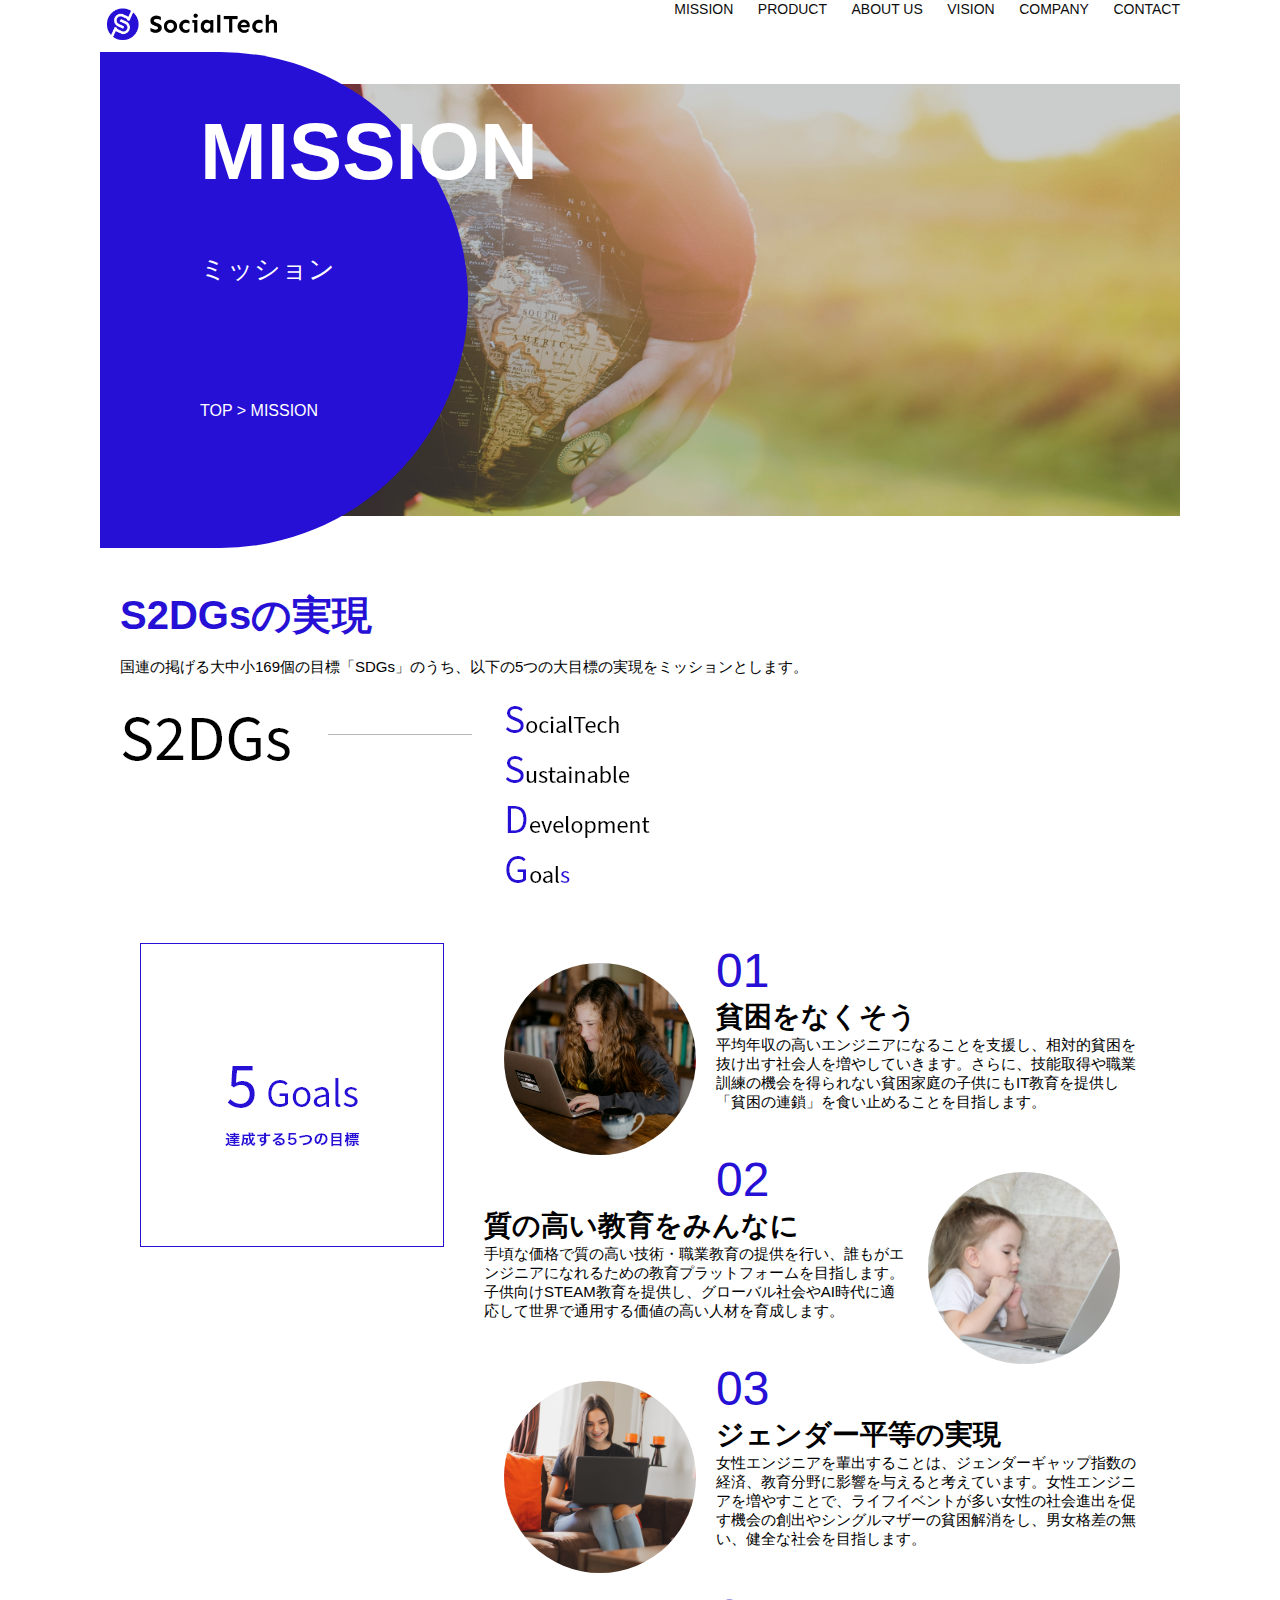
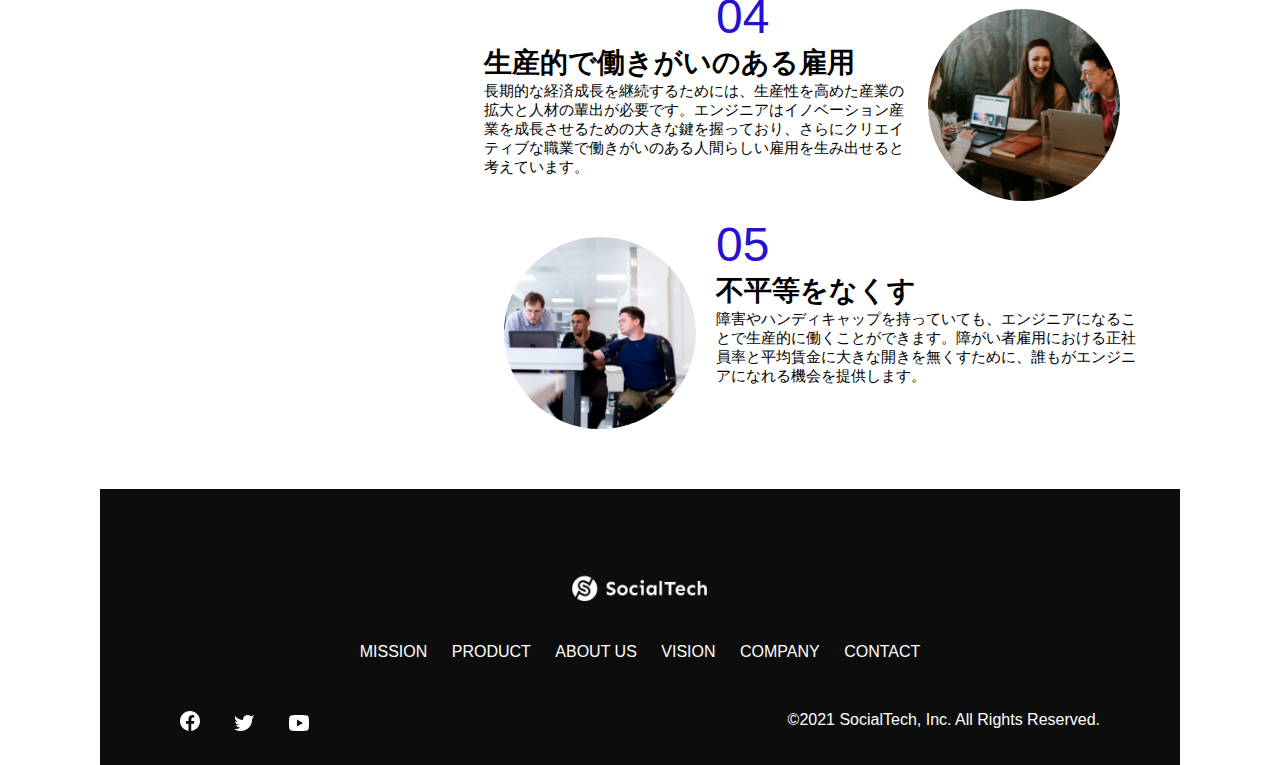
<file: kadai_tutorial_output/mission.html>
<!DOCTYPE html>
  <html>
  <head>
    <title>SocialTech - MISSION ミッション -</title>
    <meta charset="UTF-8">
    <meta name="description" content="SocialTechが目指す5つの目標（S2DGs）を紹介します">
    <meta name="viewport" content="width=device-width, initial-scale=1.0">
    <link rel="stylesheet" href="style.css">
  </head>
 
  <body>
    <!-- ヘッダー -->
    <header>
      <!-- ロゴ -->
      <a href="index.html" id="logo"><img src="images/logo.png" alt="トップページに戻る"></a>
  
      <!-- PC用ナビゲーション -->
      <nav id="nav-pc">
        <a href="mission.html">MISSION</a>
        <a href="product.html">PRODUCT</a>
        <a href="index.html#aboutus">ABOUT US</a>
        <a href="index.html#vision">VISION</a>
        <a href="index.html#company">COMPANY</a>
        <a href="index.html#contact">CONTACT</a>
      </nav>
  
      <!-- スマホ用メニューボタン -->
      <img id="menu-sp" src="images/button-menu.png" alt="ナビゲーションを開く" onclick="document.getElementById('nav-sp').style.display = 'block'">
  
      <!-- スマホ用ナビゲーション -->
      <nav id="nav-sp">
        <img id="close" src="images/button-close.png" alt="ナビゲーションを閉じる" onclick="document.getElementById('nav-sp').style.display = 'none'">
        <a id="logo-sp" href="index.html" onclick="document.getElementById('nav-sp').style.display = 'none'"><img
            src="images/logo-sp.png" alt="トップページに戻る"></a>
        <a class="menu" href="mission.html" onclick="document.getElementById('nav-sp').style.display = 'none'">MISSION</a>
        <a class="menu" href="product.html" onclick="document.getElementById('nav-sp').style.display = 'none'">PRODUCT</a>
        <a class="menu" href="index.html#aboutus" onclick="document.getElementById('nav-sp').style.display = 'none'">ABOUT
          US</a>
        <a class="menu" href="index.html#vision"
          onclick="document.getElementById('nav-sp').style.display = 'none'">VISION</a>
        <a class="menu" href="index.html#company"
          onclick="document.getElementById('nav-sp').style.display = 'none'">COMPANY</a>
        <a class="menu" href="index.html#contact"
          onclick="document.getElementById('nav-sp').style.display = 'none'">CONTACT</a>
        <div id="sns">
          <a href="https://www.facebook.com/sejuku2013"><img src="images/button-facebook.png" alt="Facebookのリンク"></a>
          <a href="https://twitter.com/samuraijuku"><img src="images/button-twitter.png" alt="Twitterのリンク"></a>
          <a href="https://www.youtube.com/channel/UCCFOQO5aDK0xXam4cUQXT8g"><img src="images/button-youtube.png" alt="YouTubeのリンク"></a>
        </div>
      </nav>
    </header>
    <main>
      <article>
        <section id="mission-main">
            <div id="mission-title">
              <h1>MISSION</h1>
              <span>ミッション</span>
              <div>TOP > MISSION</div>
            </div>
          </section>

          <section id="mission-s2dgs">
            <h2 class="mission-h2">S2DGsの実現</h2>
            <p>国連の掲げる大中小169個の目標「SDGs」のうち、以下の5つの大目標の実現をミッションとします。</p>
            <img src="images/mission/mission-s2dgs.png" alt="S2DGs">
          </section>

          <section id="mission-5goals">
            <div>
              <img id="s2dgs-image" src="images/mission/mission-5goals.png" alt="5Goals">
            </div>
            <div>
                <div>
                  <img class="fivegoals-image-left" src="images/mission/mission-5goals01.png" alt="PCを操作する女の子">
                  <span class="fivegoals-number">01</span>
                  <h3 class="fivegoals-h3">貧困をなくそう</h3>
                  <p class="fivegoals-p">
                    平均年収の高いエンジニアになることを支援し、相対的貧困を抜け出す社会人を増やしていきます。さらに、技能取得や職業訓練の機会を得られない貧困家庭の子供にもIT教育を提供し「貧困の連鎖」を食い止めることを目指します。
                  </p>
                </div>
        
                <div>
                  <img class="fivegoals-image-right" src="images/mission/mission-5goals02.png" alt="PCを見つめる小さい女の子">
                  <span class="fivegoals-number">02</span>
                  <h3 class="fivegoals-h3">質の高い教育をみんなに</h3>
                  <p class="fivegoals-p">
                    手頃な価格で質の高い技術・職業教育の提供を行い、誰もがエンジニアになれるための教育プラットフォームを目指します。子供向けSTEAM教育を提供し、グローバル社会やAI時代に適応して世界で通用する価値の高い人材を育成します。
                  </p>
                </div>
        
                <div>
                  <img class="fivegoals-image-left" src="images/mission/mission-5goals03.png" alt="PCを操作する女性">
                  <span class="fivegoals-number">03</span>
                  <h3 class="fivegoals-h3">ジェンダー平等の実現</h3>
                  <p class="fivegoals-p">
                    女性エンジニアを輩出することは、ジェンダーギャップ指数の経済、教育分野に影響を与えると考えています。女性エンジニアを増やすことで、ライフイベントが多い女性の社会進出を促す機会の創出やシングルマザーの貧困解消をし、男女格差の無い、健全な社会を目指します。
                  </p>
                </div>
        
                <div>
                  <img class="fivegoals-image-right" src="images/mission/mission-5goals04.png" alt="笑顔で話し合う3人の男女">
                  <span class="fivegoals-number">04</span>
                  <h3 class="fivegoals-h3">生産的で働きがいのある雇用</h3>
                  <p class="fivegoals-p">
                    長期的な経済成長を継続するためには、生産性を高めた産業の拡大と人材の輩出が必要です。エンジニアはイノベーション産業を成長させるための大きな鍵を握っており、さらにクリエイティブな職業で働きがいのある人間らしい雇用を生み出せると考えています。
                  </p>
                </div>
        
                <div>
                  <img class="fivegoals-image-left" src="images/mission/mission-5goals05.png" alt="障害を持つ男性が生き生きと働く様子">
                  <span class="fivegoals-number">05</span>
                  <h3 class="fivegoals-h3">不平等をなくす</h3>
                  <p class="fivegoals-p">
                    障害やハンディキャップを持っていても、エンジニアになることで生産的に働くことができます。障がい者雇用における正社員率と平均賃金に大きな開きを無くすために、誰もがエンジニアになれる機会を提供します。
                  </p>
                </div>
              </div>
           </section>
      </article>

      <footer>
        <div id="footer-logo">
          <img src="images/logo-sp.png" alt="SocialTech">
        </div>
        <div id="footer-link">
          <a href="mission.html">MISSION</a>
          <a href="product.html">PRODUCT</a>
          <a href="index.html#aboutus">ABOUT US</a>
          <a href="index.html#vision">VISION</a>
          <a href="index.html#company">COMPANY</a>
          <a href="index.html#contact">CONTACT</a>
        </div>
        <div id="sns-footer">
          <a href="https://www.facebook.com/sejuku2013"><img src="images/button-facebook.png" alt="Facebookのリンク"></a>
          <a href="https://twitter.com/samuraijuku"><img src="images/button-twitter.png" alt="Twitterのリンク"></a>
          <a href="https://www.youtube.com/channel/UCCFOQO5aDK0xXam4cUQXT8g"><img src="images/button-youtube.png" alt="YouTubeのリンク"></a>
          <span id="copyright">&copy;2021 SocialTech, Inc. All Rights Reserved. </span>
        </div>
      </footer>
    </main>
  </body>
 
  </html>
</file>
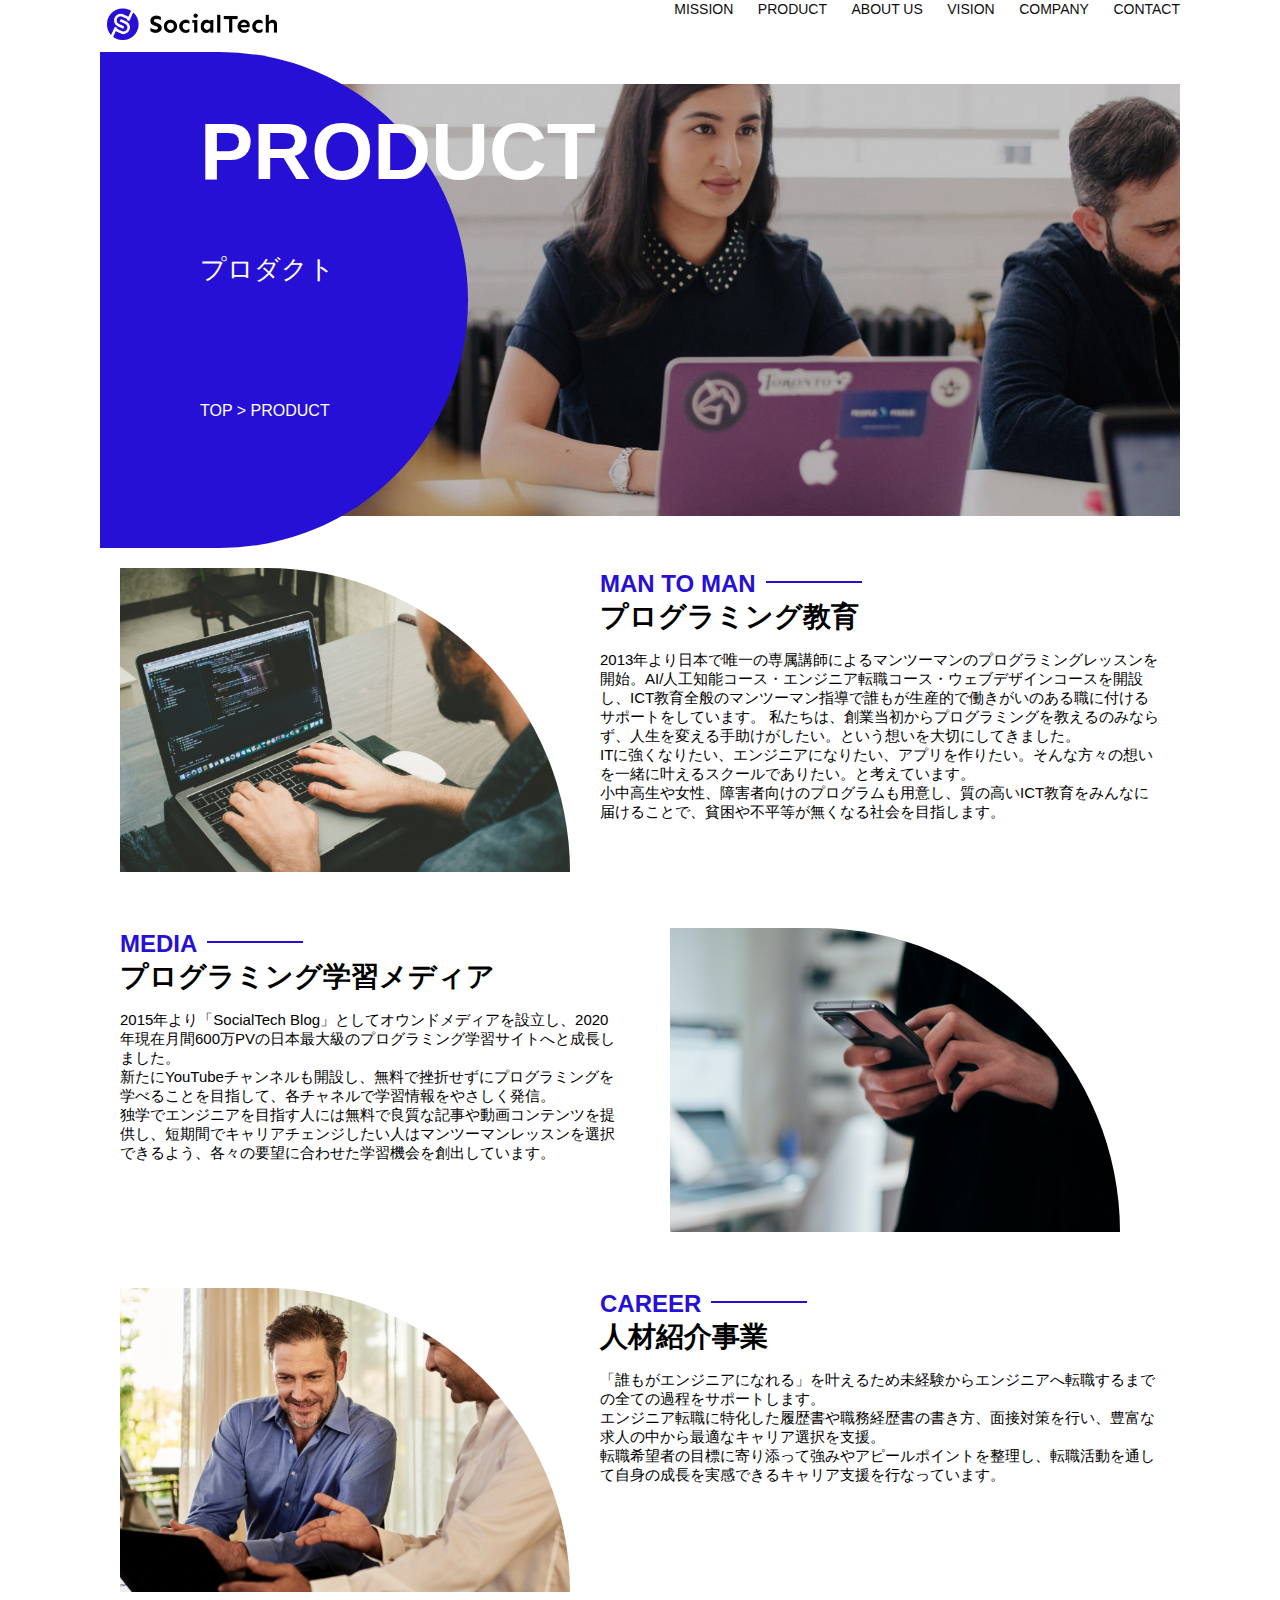
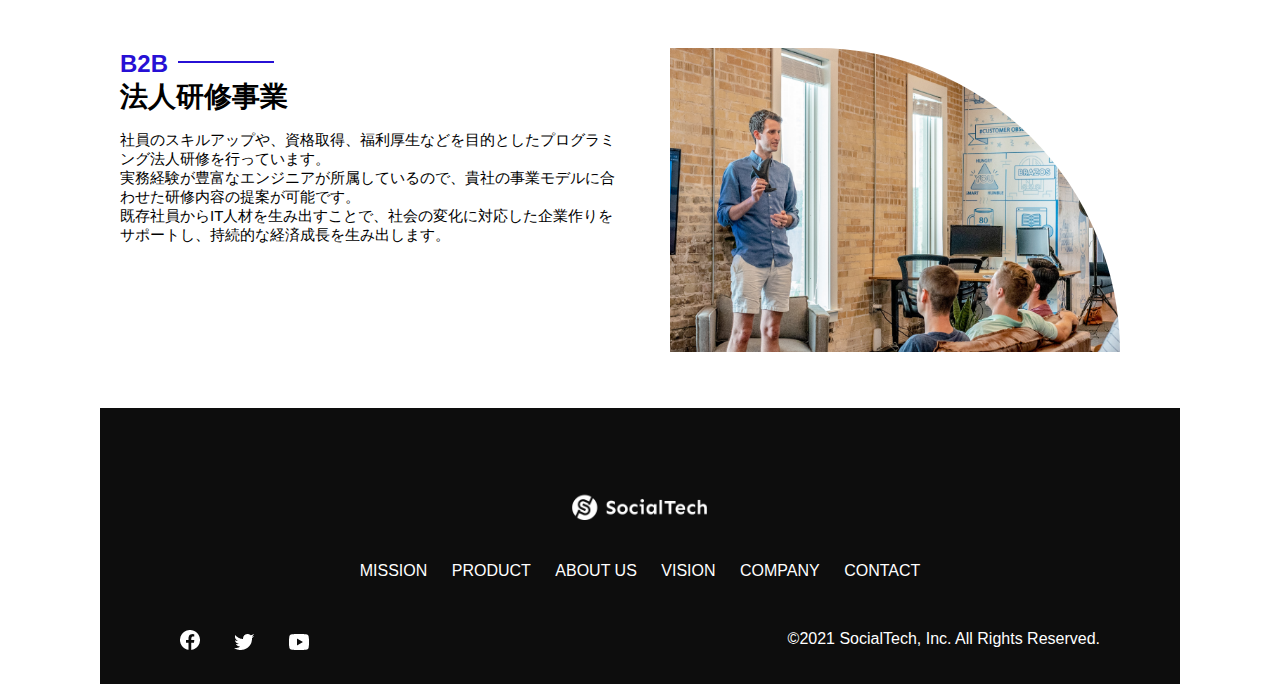
<file: kadai_tutorial_output/product.html>
<!DOCTYPE html>
  <html>
  <head>
    <title>SocialTech -PRODUCT プロダクト-</title>
    <meta charset="UTF-8">
    <meta name="description" content="SocialTechの4つのプロダクトを紹介します">
    <meta name="viewport" content="width=device-width, initial-scale=1.0">
    <link rel="stylesheet" href="style.css">
  </head>
  
  <body>
    <!-- ヘッダー -->
    <header>
      <!-- ロゴ -->
      <a href="index.html" id="logo"><img src="images/logo.png" alt="トップページに戻る"></a>
  
      <!-- PC用ナビゲーション -->
      <nav id="nav-pc">
        <a href="mission.html">MISSION</a>
        <a href="product.html">PRODUCT</a>
        <a href="index.html#aboutus">ABOUT US</a>
        <a href="index.html#vision">VISION</a>
        <a href="index.html#company">COMPANY</a>
        <a href="index.html#contact">CONTACT</a>
      </nav>
  
      <!-- スマホ用メニューボタン -->
      <img id="menu-sp" src="images/button-menu.png" alt="ナビゲーションを開く" onclick="document.getElementById('nav-sp').style.display = 'block'">
  
      <!-- スマホ用ナビゲーション -->
      <nav id="nav-sp">
        <img id="close" src="images/button-close.png" alt="ナビゲーションを閉じる" onclick="document.getElementById('nav-sp').style.display = 'none'">
        <a id="logo-sp" href="index.html" onclick="document.getElementById('nav-sp').style.display = 'none'"><img
            src="images/logo-sp.png" alt="トップページに戻る"></a>
        <a class="menu" href="mission.html" onclick="document.getElementById('nav-sp').style.display = 'none'">MISSION</a>
        <a class="menu" href="product.html" onclick="document.getElementById('nav-sp').style.display = 'none'">PRODUCT</a>
        <a class="menu" href="index.html#aboutus" onclick="document.getElementById('nav-sp').style.display = 'none'">ABOUT
          US</a>
        <a class="menu" href="index.html#vision"
          onclick="document.getElementById('nav-sp').style.display = 'none'">VISION</a>
        <a class="menu" href="index.html#company"
          onclick="document.getElementById('nav-sp').style.display = 'none'">COMPANY</a>
        <a class="menu" href="index.html#contact"
          onclick="document.getElementById('nav-sp').style.display = 'none'">CONTACT</a>
        <div id="sns">
          <a href="https://www.facebook.com/sejuku2013"><img src="images/button-facebook.png" alt="Facebookのリンク"></a>
          <a href="https://twitter.com/samuraijuku"><img src="images/button-twitter.png" alt="Twitterのリンク"></a>
          <a href="https://www.youtube.com/channel/UCCFOQO5aDK0xXam4cUQXT8g"><img src="images/button-youtube.png" alt="YouTubeのリンク"></a>
        </div>
      </nav>
    </header>
    <main>
      <article>
        <section id="product-main">
            <div id="product-title">
                <h1>PRODUCT</h1>
                <span>プロダクト</span>
                <div>TOP > PRODUCT</div>
            </div>
        </section>

        <section class="product-section1">
            <img src="images/product/product-mantoman.png" alt="PCでコードを書く男性">
            <div>
              <h2 class="product-h2">MAN TO MAN</h2>
              <h3 class="product-h3">プログラミング教育</h3>
              <p>
                2013年より日本で唯一の専属講師によるマンツーマンのプログラミングレッスンを開始。AI/人工知能コース・エンジニア転職コース・ウェブデザインコースを開設し、ICT教育全般のマンツーマン指導で誰もが生産的で働きがいのある職に付けるサポートをしています。
                私たちは、創業当初からプログラミングを教えるのみならず、人生を変える手助けがしたい。という想いを大切にしてきました。<br>ITに強くなりたい、エンジニアになりたい、アプリを作りたい。そんな方々の想いを一緒に叶えるスクールでありたい。と考えています。<br>小中高生や女性、障害者向けのプログラムも用意し、質の高いICT教育をみんなに届けることで、貧困や不平等が無くなる社会を目指します。
              </p>
            </div>
          </section>
          <section class="product-section2">
            <div>
              <h2 class="product-h2">MEDIA</h2>
              <h3 class="product-h3">プログラミング学習メディア</h3>
              <p>2015年より「SocialTech
                Blog」としてオウンドメディアを設立し、2020年現在月間600万PVの日本最大級のプログラミング学習サイトへと成長しました。<br>新たにYouTubeチャンネルも開設し、無料で挫折せずにプログラミングを学べることを目指して、各チャネルで学習情報をやさしく発信。<br>独学でエンジニアを目指す人には無料で良質な記事や動画コンテンツを提供し、短期間でキャリアチェンジしたい人はマンツーマンレッスンを選択できるよう、各々の要望に合わせた学習機会を創出しています。
              </p>
            </div>
            <img src="images/product/product-media.png" alt="スマートフォンを操作する人">
          </section>
          <section class="product-section1">
            <img src="images/product/product-career.png" alt="笑顔で話し合う2人の男性">
            <div>
              <h2 class="product-h2">CAREER</h2>
              <h3 class="product-h3">人材紹介事業</h3>
              <p>
                「誰もがエンジニアになれる」を叶えるため未経験からエンジニアへ転職するまでの全ての過程をサポートします。<br>エンジニア転職に特化した履歴書や職務経歴書の書き方、面接対策を行い、豊富な求人の中から最適なキャリア選択を支援。<br>転職希望者の目標に寄り添って強みやアピールポイントを整理し、転職活動を通して自身の成長を実感できるキャリア支援を行なっています。<br>
              </p>
            </div>
          </section>
          <section class="product-section2">
            <div>
              <h2 class="product-h2">B2B</h2>
              <h3 class="product-h3">法人研修事業</h3>
              <p>
                社員のスキルアップや、資格取得、福利厚生などを目的としたプログラミング法人研修を行っています。<br>実務経験が豊富なエンジニアが所属しているので、貴社の事業モデルに合わせた研修内容の提案が可能です。<br>既存社員からIT人材を生み出すことで、社会の変化に対応した企業作りをサポートし、持続的な経済成長を生み出します。
              </p>
            </div>
            <img src="images/product/product-b2b.png" alt="講演中の男性とそれを聴く人々">
          </section>
      </article>
      <footer>
        <div id="footer-logo">
          <img src="images/logo-sp.png" alt="SocialTech">
        </div>
        <div id="footer-link">
          <a href="mission.html">MISSION</a>
          <a href="product.html">PRODUCT</a>
          <a href="index.html#aboutus">ABOUT US</a>
          <a href="index.html#vision">VISION</a>
          <a href="index.html#company">COMPANY</a>
          <a href="index.html#contact">CONTACT</a>
        </div>
        <div id="sns-footer">
          <a href="https://www.facebook.com/sejuku2013"><img src="images/button-facebook.png" alt="Facebookのリンク"></a>
          <a href="https://twitter.com/samuraijuku"><img src="images/button-twitter.png" alt="Twitterのリンク"></a>
          <a href="https://www.youtube.com/channel/UCCFOQO5aDK0xXam4cUQXT8g"><img src="images/button-youtube.png" alt="YouTubeのリンク"></a>
          <span id="copyright">&copy;2021 SocialTech, Inc. All Rights Reserved. </span>
        </div>
      </footer>
    </main>
  </body>
  
  </html>
</file>
<file: html-css-kadai_013/style.css>
/* PC、スマホ共通スタイル */
body {
  font-family: "Source Sans Pro", "Hiragino Kaku Gothic ProN", Meiryo, Arial,
    sans-serif;
}

p {
  font-size: 15px;
}

#main-visual>img {
  width: 100%;
}

/*================
PC用のスタイル 
=================*/
@media screen and (min-width: 768px) {
  /* 横幅設定 */
  body {
    max-width: 1080px;
    min-width: 960px;
    margin: 0 auto 0 auto;
  }

  /* ヘッダー */
  header {
    display: flex;
    justify-content: space-between;
  }

  /* ナビゲーションのレイアウト */
  #nav-pc {
    text-align: right;
    font-size: 14px;
    padding-top: 15px;
  }

  /* ナビゲーションのリンクの装飾設定 */
  #nav-pc>a {
    text-decoration: none;
    margin-left: 20px;
  }

  #nav-pc>a:link {
    color: #0d0d0d;
  }

  #nav-pc>a:visited {
    color: #0d0d0d;
  }

  #nav-pc>a:hover {
    color: #0d0d0d;
    text-decoration: underline;
  }

  #nav-pc>a:active {
    color: #0d0d0d;
  }

  /* スマホ用ナビを非表示 */
  #nav-sp{
    display: none;
  }
  #menu-sp {
    display: none;
  }

}

/* ====================
　スマートフォン用のスタイル 
  =====================*/
  @media  screen and (max-width: 767px) {
    body{
      min-width: 375px;
      margin: 0;
    }
  
    /* PC用ナビゲーション非表示 */
    #nav-pc{
      display: none;
    }

    /* ハンバーガーメニュー */
    #menu-sp {
      float: right;
      padding: 0;
    }

    /* スマホ用ナビゲーション */
    #nav-sp{
      background-color: #ce933e;
      position: absolute;
      left: 0;
      top: 0;
      height: 100%;
      width: 100%;
      display: none;
      z-index: 100;
    }

    /* ×ボタン */
    #close {
      position: absolute;
      top: 20px;
      right: 20px;
    }

    /* ナビゲーションメニュー用ロゴ */
    #logo-sp {
        margin: 80px 0 30px 20px;
    }

    /* ナビゲーションリンクの装飾 */
    #nav-sp > a{
      display: block;
    }

    #nav-sp > a:link{
      color: #ffffff;
    }

    #nav-sp > a:visited{
      color: #ffffff;
    }

    #nav-sp > a:hover{
      color: #ffffff;
    }

    #nav-sp > a:hover{
      text-decoration: underline;
    }

    #nav-sp > a:active{
      color: #ffffff;
    }
    
    #nav-sp > .menu{
      text-decoration: none;
      display: block;
      margin: 0 20px 0 20px;
      height: 44px;
      font-size: 16px;
      background-image: url("images/arrow.png");
      background-repeat: no-repeat;
      background-position: right top;
    }
  }
</file>
<file: kadai_012/style.css>
/* PC、スマホ共通スタイル */
 body {
   font-family: "Source Sans Pro", "Hiragino Kaku Gothic ProN", Meiryo, Arial, sans-serif;
 }
 
 p {
   font-size: 15px;
 }


 /* ==============
    PC用のスタイル 
 ================*/
 @media screen and (min-width: 768px) {
 /* 横幅設定 */
 body{
  max-width: 1080px;
  min-width: 960px;
  margin: 0 auto 0 auto;
 }

 /* ヘッダー */
 header{
  display:flex;
  justify-content: space-between;
 }

 /* ナビゲーションのレイアウト */
 #nav-pc > a{
  text-align: right;
  font-size: 14px;
  padding-top: 15px;
 }

 /* ナビゲーションのリンクの装飾設定 */
 #nav-pc > a{
  text-decoration: none;
  margin-left: 20px;
 }
 
 #nav-pc > a:link{
  color:#0d0d0d;
 }

 #nav-pc > a:visited{
  color:#0d0d0d;
 }

 #nav-pc > a:hover{
  color:#0d0d0d;
  text-decoration: underline;
 }

 #nav-pc > a:active{
  color:#0d0d0d;
 }

 /* メインビジュアル */
 #main-visual{
  position:relative;
  height: 400px;
 }

 #main-message{
  position: absolute;
  top:0;
  left:0;
  background-color: #2710d5;
  color: #ffffff;
  border-radius: 0 0 476px 0;
  max-width: 620px;
  height: 100%;
  width: 100%;
  z-index: 11;
 }

 #main-message > h1{
  font-size: 60px;
  font-weight: bold;
  margin: 100px 0 0 50px;
 }

 #main-message > p{
  font-size: 28px;
  margin: 0 0 0 50px;
 }

 #main-visual > img{
  max-width: 620px;
  border-radius: 476px 0 0 0;
  position: absolute;
  top:0;
  right:0;
  z-index: 10;
 }

 /* 見出し */
 h2{
  margin: 40px 0 0 0;
 }

 h2::after{
  content: url("images/line.png");
  margin-left: 10px;
 }

 h3{
  font-size: 27px;
 }

 /* ミッション */
 #mission{
  margin: 80px auto 80px auto;
  width: 100%;
 }

 #mission-flex{
  width: 100%;
  display: flex;
 }

 #mission-flex > div{
  width: 50%;
  margin: 20px;
 }

 #mission-photo{
  width: 100%;
 }

 #s2dgs{
  margin-top: 50px;
  width: 100%;
 }

 /* プロダクト */
 #product{
  background-color: #fafafa;
  margin:80px 0 80px 0;
  padding: 10px 40px o 40px;
 }

 /* 外枠 */
 #product > div{
  margin-top: 40px;
  display: flex;
 }

 /* 左のカラム */
 #product-left{
  width: 50%;
  margin-right: 20px;
 }

 /* 右のカラム */
 #product-right{
  width: 50%;
  margin-left: 20px;
  margin-top: 80px;
 }

 /* 画像＋説明の枠 */
 #product-left > div{
  position: relative;
  height: 480px;
  margin-right: 20px;
 }
 #product-right > div{
  position: relative;
  height: 480px;
  margin-left: 20px;
 }

 /* 画像 */
 .product-photo{
  width: 100%;
 }

 /* 説明文の枠 */
 .product-explain{
  background-color: #ffffff;
  position: absolute;
  left: 0;
  top: 280px;
  margin: 0 40px 0 40px;
  padding: 20px;
  box-shadow: 5px 5px 10px rgba(0, 0, 0, 0.05);
 }

 /* 英語の見出し */
 .product-explain > span{
  color: #2710d5;
  font-weight:bold;
  font-size: 16px;
  margin: 0;
 }

 /* 日本語の見出し */
 .product-explain > h3{
  font-size: 20px;
  margin: 5px 0 5px 0;
 }

 /* 説明文 */
 .product-explain > p{
  font-size: 14px;
  margin: 0;
 }

 /* 「もっと見る」ボタン */
 #product-more{
  margin: 0 auto -42px auto;
 }

 /* ABOUT US */
 #aboutus{
  margin: 80px auto 80px auto;
 }

 /* 表と1枚目の画像の枠 */
 #aboutus > div{
  display: flex;
 }

 /* 画像 */
 .culture-img{
  width: 100%;
  align-self: flex-start;
 }

 .culture-img2{
  margin: 50px 0 0 0;
  width: 100%;
 }

 /* 表全体 */
 .culture-table{
  max-width: 500px;
  margin: 0 50px 0 0;
 }

 /* 番号 */
 .culture-num{
  font-size: 80px;
  color: #2710d5;
  margin: 0 20px 0 0;
 }

 /* 英語の見出し */
 .culture-en{
  color: #2710d5;
  font-weight: bold;
  font-size: 24px;
  display: block;
 }

 /* 日本語の見出し */
 .culture-jp{
  font-size: 28px;
  font-weight: bold;
 }

 /* 説明文 */
 .culture-description{
  margin: 0;
 }

 /* ビジョン */
 #vision{
  margin: 80px auto 80px auto;
 }

 /* セクション内の外枠 */
 #vision > div{
  width: 100%;
  display: flex;
  justify-content: space-between;
  flex-wrap: wrap;
 }

 /* ７つの行動指針の枠 */
 .vision-box{
  width: 300px;
  height: 300px;
  margin-bottom: 30px;
  position: relative;
 }

 /* 画像 */
 .vision-box > img{
  width: 100%;
  height: auto;
  position: absolute;
  top: 0;
  left: 0;
  z-index: 30;
  /* 分かりやすくいうとz-indexは30でも100でも変わら無い。他と競合し無いために３０で指定 */
 }

 /* 見出しと説明文をグループ化 */
 .vision-box > span{
  position: absolute;
  top: 0;
  left: 0;
  z-index: 31;
  margin-right: 20px;
 }

 /* 英語の見出し */
 .vision-box > span > h4{
  color: #2710d5;
  font-size: 19px;
  margin: 80px 0 0 0;
 }

 .vision-box > span > h4::first-letter{
  font-size: 40px;
 }

 /* 日本語の見出し */
 .vision-box > span > h5{
  font-size: 20px;
  margin: 0;
 }

 /* 説明文 */
 .vision-box > span > p{
  margin: 10px 0 0 0;
 }

 /* 会社概要 */
#company {
  margin: 80px auto 80px auto;
}

#company-table {
  width: 100%;
}

.tableheader {
  text-align: left;
  padding: 20px;
  border-bottom-color: #2710d5;
  border-bottom-width: 1px;
  border-bottom-style: solid;
  width: 100px;
}

.tableheader-first {
  text-align: left;
  padding: 20px;
  border-bottom-color: #2710d5;
  border-bottom-width: 1px;
  border-bottom-style: solid;
  border-top-color: #2710d5;
  border-top-width: 1px;
  border-top-style: solid;
  width: 100px;
}

.cell {
  padding: 30px;
  border-bottom-color: #ececec;
  border-bottom-width: 1px;
  border-bottom-style: solid;
}

.cell-first {
  padding: 30px;
  border-bottom-color: #ececec;
  border-bottom-width: 1px;
  border-bottom-style: solid;
  border-top-color: #ececec;
  border-top-width: 1px;
  border-top-style: solid;
}

  #company > iframe {
    width: 100%;
    height: 368px;
    margin-top: 40px;
  }

/* お問い合わせ */
#contact {
  margin: 80px auto 80px auto;
}

/* 外枠 */
#contact > form > div {
  display: flex;
  flex-direction: row;
  flex-wrap: wrap;
  padding-bottom: 30px;
}

/* 左列の見出し */
.contact-heading {
  width: 240px;
  align-self: center;
 }
/* 見出しのラベル */
.contact-label {
  font-weight: bold;
 }
/* 必須 */
.contact-span {
  color: #ce2222;
  margin: 0 0 0 20px;
  font-weight: bold;
 }

 /* テキストボックス */
 .contact-textbox{
  border-top: 0;
  border-left: 0;
  border-right: 0;
  border-bottom-width: 1px;
  border-bottom-color: #707070;
  border-bottom-style: solid;
  background-color: #fafafa;
  width: 400px;
  height: 56px;
 }

 /* お問い合わせ内容のテキストエリア */
 .contact-textarea {
  border-top: 0;
  border-left: 0;
  border-right: 0;
  border-bottom-width: 1px;
  border-bottom-color: #707070;
  border-bottom-style: solid;
  background-color: #fafafa;
  width: 400px;
  height: 200px;
}

/* 個人情報の取り扱い */
details {
  width: 700px;
}
details > div {
  background-color: #fafafa;
  padding: 20px;
} 
details > div > span {
  font-weight: bold;
}

/* フッター */
footer {
  background-color: #0d0d0d;
  text-align: center;
  padding: 80px 80px 30px 80px;
}

#footer-logo {
  margin-bottom: 30px;
}

#footer-link {
  margin-bottom: 50px;
}
#footer-link > a {
  text-decoration: none;
  margin: 10px;
}
#footer-link > a:link {
  color: #ffffff;
}
#footer-link > a:visited {
  color: #ffffff;
}
#footer-link > a:hover {
  color: #ffffff;
  text-decoration: underline;
}
#footer-link > a:active {
  color: #ffffff;
}

#sns-footer {
  text-align: left;
  width: 100%;
}

#sns-footer > a {
  margin-right: 30px;
}

#copyright {
  color: #ffffff;
  float: right;
}

/* 企業事例 */
#cases{
  margin: 40px 0 40px 0;
  width: 100%;
}

#cases > ul{
  list-style: none;
  display: flex;
  justify-content: center;
}

#cases > ul >li{
  width: 33%;
  margin: 20px;
}

.case-img{
  width: 100%;
}

.case-card{
  background-color: #ffffff;
  min-height: 400px;
  box-shadow: 5px 5px 15px rgba(0, 0, 0, 0.5);
}

.case-info{
  padding: 10px 20px 10px 20px;
}

.case-name{
  color: #2710d5;
  font-size: 19px;
}

.case-content{
  font-size: 14px;
}
}

/* =====================
   スマートフォン用のスタイル
   ===================== */
   @media screen and (max-width: 767px) {
   
    body{
      min-width: 375px;
      margin: 0;
    }

    /* PC用ナビゲーション非表示 */
    #nav-pc {
      display: none;
    }

    /* ハンバーガーメニュー */
    #menu-sp {
      float: right;
      padding: 0;
    }

  /* スマホ用ナビゲーションの表示切替 */
  /* 初期状態、レイアウトと非表示設定 */
  #nav-sp {
    background-color: #2710d5;
    position: absolute;
    left: 0;
    top: 0;
    height: 100%;
    width: 100%;
    display: none;
    z-index: 100;
  }

  /* Xボタン */
  #close {
    position: absolute;
    top: 20px;
    right: 20px;
  }

  /* ナビゲーションメニュー用ロゴ */
  #logo-sp {
    margin: 80px 0 30px 20px;
  }

  /* ナビゲーションのリンクの装飾設定 */
  #nav-sp > a {
    display: block;
  }
  #nav-sp > a:link {
    color: #ffffff;
  }
  #nav-sp > a:visited {
    color: #ffffff;
  }
  #nav-sp > a:hover {
    color: #ffffff;
    text-decoration: underline;
  }
  #nav-sp > a:active {
    color: #ffffff;
  }
  #nav-sp > .menu {
    text-decoration: none;
    display: block;
    margin: 0 20px 0 20px;
    height: 44px;
    font-size: 16px;
    background-image: url("images/arrow.png");
    background-repeat: no-repeat;
    background-position: right top;
  }

  #sns {
    position: absolute;
    bottom: 20px;
    left: 20px;
  }
  #sns > a {
    margin-right: 30px;
  }

   }
</file>
<file: kadai_tutorial_output/style.css>
/* PC、スマホ共通スタイル */
 body {
   font-family: "Source Sans Pro", "Hiragino Kaku Gothic ProN", Meiryo, Arial, sans-serif;
 }
 
 p {
   font-size: 15px;
 }


 /* ==============
    PC用のスタイル 
 ================*/
 @media screen and (min-width: 768px) {
 /* 横幅設定 */
 body{
  max-width: 1080px;
  min-width: 960px;
  margin: 0 auto 0 auto;
 }

 /* ヘッダー */
 header{
  display:flex;
  justify-content: space-between;
 }

 /* ナビゲーションのレイアウト */
 #nav-pc > a{
  text-align: right;
  font-size: 14px;
  padding-top: 15px;
 }

 /* ナビゲーションのリンクの装飾設定 */
 #nav-pc > a{
  text-decoration: none;
  margin-left: 20px;
 }
 
 #nav-pc > a:link{
  color:#0d0d0d;
 }

 #nav-pc > a:visited{
  color:#0d0d0d;
 }

 #nav-pc > a:hover{
  color:#0d0d0d;
  text-decoration: underline;
 }

 #nav-pc > a:active{
  color:#0d0d0d;
 }

 /* スマホ用ナビを非表示 */
 #nav-sp,
 #menu-sp{
  display: none;
 }

 /* メインビジュアル */
 #main-visual {
  position: relative;
  height: 400px;
}

#main-message {
  position: absolute;
  top: 0;
  left: 0;
  background-color: #2710d5;
  color: #ffffff;
  border-radius: 0 0 476px 0;
  max-width: 620px;
  height: 100%;
  width: 100%;
  z-index: 11;
}

#main-message > h1 {
  font-size: 60px;
  font-weight: bold;
  margin: 100px 0 0 50px;
}

#main-message > p {
  font-size: 28px;
  margin: 0 0 0 50px;
}

  #main-visual > img {
    max-width: 620px;
    border-radius: 476px 0 0 0;
    position: absolute;
    top: 0;
    right: 0;
    z-index: 10;
  }

 /* 見出し */
 h2{
  margin: 40px 0 0 0;
 }

 h2::after{
  content: url("images/line.png");
  margin-left: 10px;
 }

 h3{
  font-size: 27px;
 }

 /* ミッション */
 #mission{
  margin: 80px auto 80px auto;
  width: 100%;
 }

 #mission-flex{
  width: 100%;
  display: flex;
 }

 #mission-flex > div{
  width: 50%;
  margin: 20px;
 }

 #mission-photo{
  width: 100%;
 }

 #s2dgs{
  margin-top: 50px;
  width: 100%;
 }

 /* プロダクト */
 #product{
  background-color: #fafafa;
  margin:80px 0 80px 0;
  padding: 10px 40px o 40px;
 }

 /* 外枠 */
 #product > div{
  margin-top: 40px;
  display: flex;
 }

 /* 左のカラム */
 #product-left{
  width: 50%;
  margin-right: 20px;
 }

 /* 右のカラム */
 #product-right{
  width: 50%;
  margin-left: 20px;
  margin-top: 80px;
 }

 /* 画像＋説明の枠 */
 #product-left > div{
  position: relative;
  height: 480px;
  margin-right: 20px;
 }
 #product-right > div{
  position: relative;
  height: 480px;
  margin-left: 20px;
 }

 /* 画像 */
 .product-photo{
  width: 100%;
 }

 /* 説明文の枠 */
 .product-explain{
  background-color: #ffffff;
  position: absolute;
  left: 0;
  top: 280px;
  margin: 0 40px 0 40px;
  padding: 20px;
  box-shadow: 5px 5px 10px rgba(0, 0, 0, 0.05);
 }

 /* 英語の見出し */
 .product-explain > span{
  color: #2710d5;
  font-weight:bold;
  font-size: 16px;
  margin: 0;
 }

 /* 日本語の見出し */
 .product-explain > h3{
  font-size: 20px;
  margin: 5px 0 5px 0;
 }

 /* 説明文 */
 .product-explain > p{
  font-size: 14px;
  margin: 0;
 }

 /* 「もっと見る」ボタン */
 #product-more{
  margin: 0 auto -42px auto;
 }

 /* ABOUT US */
 #aboutus{
  margin: 80px auto 80px auto;
 }

 /* 表と1枚目の画像の枠 */
 #aboutus > div{
  display: flex;
 }

 /* 画像 */
 .culture-img{
  width: 100%;
  align-self: flex-start;
 }

 .culture-img2{
  margin: 50px 0 0 0;
  width: 100%;
 }

 /* 表全体 */
 .culture-table{
  max-width: 500px;
  margin: 0 50px 0 0;
 }

 /* 番号 */
 .culture-num{
  font-size: 80px;
  color: #2710d5;
  margin: 0 20px 0 0;
 }

 /* 英語の見出し */
 .culture-en{
  color: #2710d5;
  font-weight: bold;
  font-size: 24px;
  display: block;
 }

 /* 日本語の見出し */
 .culture-jp{
  font-size: 28px;
  font-weight: bold;
 }

 /* 説明文 */
 .culture-description{
  margin: 0;
 }

 /* ビジョン */
 #vision{
  margin: 80px auto 80px auto;
 }

 /* セクション内の外枠 */
 #vision > div{
  width: 100%;
  display: flex;
  justify-content: space-between;
  flex-wrap: wrap;
 }

 /* ７つの行動指針の枠 */
 .vision-box{
  width: 300px;
  height: 300px;
  margin-bottom: 30px;
  position: relative;
 }

 /* 画像 */
 .vision-box > img{
  width: 100%;
  height: auto;
  position: absolute;
  top: 0;
  left: 0;
  z-index: 30;
  /* 分かりやすくいうとz-indexは30でも100でも変わら無い。他と競合し無いために３０で指定 */
 }

 /* 見出しと説明文をグループ化 */
 .vision-box > span{
  position: absolute;
  top: 0;
  left: 0;
  z-index: 31;
  margin-right: 20px;
 }

 /* 英語の見出し */
 .vision-box > span > h4{
  color: #2710d5;
  font-size: 19px;
  margin: 80px 0 0 0;
 }

 .vision-box > span > h4::first-letter{
  font-size: 40px;
 }

 /* 日本語の見出し */
 .vision-box > span > h5{
  font-size: 20px;
  margin: 0;
 }

 /* 説明文 */
 .vision-box > span > p{
  margin: 10px 0 0 0;
 }

 /* 会社概要 */
#company {
  margin: 80px auto 80px auto;
}

#company-table {
  width: 100%;
}

.tableheader {
  text-align: left;
  padding: 20px;
  border-bottom-color: #2710d5;
  border-bottom-width: 1px;
  border-bottom-style: solid;
  width: 100px;
}

.tableheader-first {
  text-align: left;
  padding: 20px;
  border-bottom-color: #2710d5;
  border-bottom-width: 1px;
  border-bottom-style: solid;
  border-top-color: #2710d5;
  border-top-width: 1px;
  border-top-style: solid;
  width: 100px;
}

.cell {
  padding: 30px;
  border-bottom-color: #ececec;
  border-bottom-width: 1px;
  border-bottom-style: solid;
}

.cell-first {
  padding: 30px;
  border-bottom-color: #ececec;
  border-bottom-width: 1px;
  border-bottom-style: solid;
  border-top-color: #ececec;
  border-top-width: 1px;
  border-top-style: solid;
}

  #company > iframe {
    width: 100%;
    height: 368px;
    margin-top: 40px;
  }

/* お問い合わせ */
#contact {
  margin: 80px auto 80px auto;
}

/* 外枠 */
#contact > form > div {
  display: flex;
  flex-direction: row;
  flex-wrap: wrap;
  padding-bottom: 30px;
}

/* 左列の見出し */
.contact-heading {
  width: 240px;
  align-self: center;
 }
/* 見出しのラベル */
.contact-label {
  font-weight: bold;
 }
/* 必須 */
.contact-span {
  color: #ce2222;
  margin: 0 0 0 20px;
  font-weight: bold;
 }

 /* テキストボックス */
 .contact-textbox{
  border-top: 0;
  border-left: 0;
  border-right: 0;
  border-bottom-width: 1px;
  border-bottom-color: #707070;
  border-bottom-style: solid;
  background-color: #fafafa;
  width: 400px;
  height: 56px;
 }

 /* お問い合わせ内容のテキストエリア */
 .contact-textarea {
  border-top: 0;
  border-left: 0;
  border-right: 0;
  border-bottom-width: 1px;
  border-bottom-color: #707070;
  border-bottom-style: solid;
  background-color: #fafafa;
  width: 400px;
  height: 200px;
}

/* 個人情報の取り扱い */
details {
  width: 700px;
}
details > div {
  background-color: #fafafa;
  padding: 20px;
} 
details > div > span {
  font-weight: bold;
}

/* フッター */
footer {
  background-color: #0d0d0d;
  text-align: center;
  padding: 80px 80px 30px 80px;
}

#footer-logo {
  margin-bottom: 30px;
}

#footer-link {
  margin-bottom: 50px;
}
#footer-link > a {
  text-decoration: none;
  margin: 10px;
}
#footer-link > a:link {
  color: #ffffff;
}
#footer-link > a:visited {
  color: #ffffff;
}
#footer-link > a:hover {
  color: #ffffff;
  text-decoration: underline;
}
#footer-link > a:active {
  color: #ffffff;
}

#sns-footer {
  text-align: left;
  width: 100%;
}

#sns-footer > a {
  margin-right: 30px;
}

#copyright {
  color: #ffffff;
  float: right;
}

/* 企業事例 */
#cases{
  margin: 40px 0 40px 0;
  width: 100%;
}

#cases > ul{
  list-style: none;
  display: flex;
  justify-content: center;
}

#cases > ul >li{
  width: 33%;
  margin: 20px;
}

.case-img{
  width: 100%;
}

.case-card{
  background-color: #ffffff;
  min-height: 400px;
  box-shadow: 5px 5px 15px rgba(0, 0, 0, 0.5);
}

.case-info{
  padding: 10px 20px 10px 20px;
}

.case-name{
  color: #2710d5;
  font-size: 19px;
}

.case-content{
  font-size: 14px;
}

/* mission.html用スタイル */
   /* ミッションのメインビジュアル */
   #mission-main {
    height: 496px;
    width: 100%;
    background-image: url("images/mission/mission-main.png");
    background-repeat: no-repeat;
    background-position-y: center;
  }

  #mission-title {
    background-color: #2710d5;
    width: 368px;
    color: #ffffff;
    height: 496px;
    border-radius: 0 248px 248px 0;
    position: relative;
  }

  #mission-title > h1 {
    position: absolute;
    top: 0;
    left: 100px;
    font-size: 80px;
  }

  #mission-title > span {
    position: absolute;
    top: 200px;
    left: 100px;
    font-size: 26px;
  }

  #mission-title > div {
    position: absolute;
    top: 350px;
    left: 100px;
    font-size: 16px;
  }

  #mission-s2dgs{
    width: 100%;
    margin: 20px;
  }

  .mission-h2 {
    color: #2710d5;
    font-size: 40px;
  }

  .mission-h2::after {
    content: none;
  }
  #mission-5goals {
    margin: 20px;
    display: flex;
  }

  #mission-5goals > div {
    flex-grow: 1;
    padding: 20px;
  }

  #mission-5goals > div > div {
    margin-bottom: 40px;
  }

  .fivegoals-image-right {
    float: right;
    margin: 20px;
  }

  .fivegoals-image-left {
    float: left;
    margin: 20px;
  }

  .fivegoals-number {
    color: #2710d5;
    font-size: 48px;
    margin: 0;
  }

  .fivegoals-h3 {
    font-size: 28px;
    margin: 0;
  }

  .fivegoals-p {
    margin: 0;
  }

  /* プロダクトページ */
  #product-main{
    height: 496px;
    width: 100%;
    background-image: url(images/product/product-main.png);
    background-repeat: no-repeat;
    background-position-y: center;
  }

  #product-title{
    background-color: #2710d5;
    width: 368px;
    color: #ffffff;
    height: 496px;
    border-radius: 0 248px 248px 0;
    position: relative;
  }

  #product-title > h1{
    position: absolute;
    top: 0;
    left: 100px;
    font-size: 80px;
  }

  #product-title > span{
    position: absolute;
    top: 200px;
    left: 100px;
    font-size: 26px;
  }

  #product-title > div{
    position: absolute;
    top: 350px;
    left: 100px;
    font-size: 16px;
  }

  .product-section1{
    position: relative;
    margin: 20px;
    height: 340px;
  }

  .product-section1 > img{
    position: absolute;
    top: 0;
    left: 0;
    width: 450px;
    margin: 0 40px 30px 0;
    border-radius: 0 432px 0 0;
  }

  .product-section1 > div{
    position: absolute;
    top: 0;
    left: 480px;
  }

  .product-section2{
    position: relative;
    margin: 20px;
    height: 340px;
  }

  .product-section2 > img{
    position: absolute;
    top: 0;
    right: 0;
    width: 450px;
    margin: 0 40px 30px 0;
    border-radius: 0 432px 0 0;
  }

  .product-section2 > div{
    width: 500px;
    position: absolute;
    top: 0;
    left: 0;
  }

  .product-h2{
    color: #2710d5;
    font-size: 24px;
    margin: 0;
  }

  .product-h3{
    font-size: 28px;
    margin: 0;
  }
}

/* =====================
   スマートフォン用のスタイル
   ===================== */
   @media screen and (max-width: 767px) {
   
    body{
      min-width: 375px;
      margin: 0;
    }

    /* PC用ナビゲーション非表示 */
    #nav-pc {
      display: none;
    }

    /* ハンバーガーメニュー */
    #menu-sp {
      float: right;
      padding: 0;
    }

  /* スマホ用ナビゲーションの表示切替 */
  /* 初期状態、レイアウトと非表示設定 */
  #nav-sp {
    background-color: #2710d5;
    position: absolute;
    left: 0;
    top: 0;
    height: 100%;
    width: 100%;
    display: none;
    z-index: 100;
  }

  /* Xボタン */
  #close {
    position: absolute;
    top: 20px;
    right: 20px;
  }

  /* ナビゲーションメニュー用ロゴ */
  #logo-sp {
    margin: 80px 0 30px 20px;
  }

  /* ナビゲーションのリンクの装飾設定 */
  #nav-sp > a {
    display: block;
  }
  #nav-sp > a:link {
    color: #ffffff;
  }
  #nav-sp > a:visited {
    color: #ffffff;
  }
  #nav-sp > a:hover {
    color: #ffffff;
    text-decoration: underline;
  }
  #nav-sp > a:active {
    color: #ffffff;
  }
  #nav-sp > .menu {
    text-decoration: none;
    display: block;
    margin: 0 20px 0 20px;
    height: 44px;
    font-size: 16px;
    background-image: url("images/arrow.png");
    background-repeat: no-repeat;
    background-position: right top;
  }

  #sns {
    position: absolute;
    bottom: 20px;
    left: 20px;
  }
  #sns > a {
    margin-right: 30px;
  }
  
  /* メインビジュアル */
  #main-visual {
    position: relative;
    height: 470px;
    width: 100%;
    overflow: hidden;
  }
  #main-visual > div {
    position: absolute;
    top: 0;
    left: 0;
    background-color: #2710d5;
    color: white;
    border-radius: 0 0 476px 0;
    text-align: center;
    height: 280px;
    width: 100%;
    z-index: 11;
  }
  #main-visual > div > h1 {
    font-size: 28px;
    margin: 90px 0 0 0;
  }

  #main-visual > div > p {
    margin: 0;
  }

  #main-visual > img {
    width: 100%;
    border-radius: 476px 0 0 0;
    z-index: 10;
    position: absolute;
    bottom: 0;
    right: 0;
  }

  /* 見出し */
  h2::after {
    content: url("images/line.png");
    margin-left: 10px;
  }

  h3 {
    font-size: 24px;
    margin: 10px 0 0 0;
  }

  /* ミッション */
  #mission {
    margin: 20px;
  }

  #mission-photo {
    width: 100%;
  }

  #s2dgs {
    width: 100%;
  }

  /* プロダクト */
   #product {
     background-color: #fafafa;
     padding-top: 10px;
   }
 
   #product h2 {
     margin-left: 20px;
   }
   /* 外枠 */
   /* 左右のカラム　スマホでは縦並び */
   #product-left,
   #product-right {
     margin-right: 20px;
     margin-left: 20px;
   }

   /* 画像＋説明の枠 */
   #product-left > div,
   #product-right > div {
     position: relative;
     height: 540px;
   }
 
   /* 説明文の枠 */
   .product-explain {
     background-color: #ffffff;
     position: absolute;
     left: 0;
     bottom: 50px;
     padding: 20px;
     box-shadow: 5px 5px 10px rgba(0, 0, 0, 0.05);
   }
 
   .product-explain > span {
     color: #2710d5;
     font-weight: bold;
     font-size: 16px;
     margin: 0px;
   }
 
   .product-explain > h3 {
     margin: 10px 0 10px 0;
   }

   /* 画像 */
   .product-photo {
    width: 100%;
  }

  #product-more > img {
    margin: 0 0 -42px 20px;
  }

  /* ABOUT US */
  #aboutus {
    margin: 80px 20px 80px 20px;
  }

  #aboutus > div {
    display: flex;
    flex-direction: column;
  }

  .culture-table {
    width: 100%;
    padding-right: 20px;
    order: 2;
  }
  .culture-img {
    width: 100%;
    order: 1;
  }

  .culture-img2 {
    width: 100%;
  }

  /* ビジョン */
  #vision {
    margin: 80px 20px 80px 20px;
  }

  .vision-box {
    width: 300px;
    height: 300px;
    margin-bottom: 30px;
    position: relative;
  }

  .vision-box > img {
    width: 100%;
    height: auto;
    position: absolute;
    top: 0;
    left: 0;
    z-index: 30;
  }

  .vision-box > span {
    position: absolute;
    top: 0;
    left: 0;
    z-index: 31;
    margin-right: 20px;
  }

  .vision-box > span > h4 {
    color: #2710d5;
    font-size: 19px;
    margin: 60px 0 0 0;
  }

  .vision-box > span > h5 {
    font-size: 20px;
    margin: 0 0 0 0;
  }
  .vision-box > span > p {
    margin: 10px 0 0 0;
  }

  /* 会社概要 */
  #company {
    margin: 0 20px 0 20px;
  }

  #company > h3 {
    margin-bottom: 20px;
  }

  #company > table {
    width: 100%;
  }

  .tableheader-first {
    text-align: left;
    padding: 20px;
    border-bottom-color: #2710d5;
    border-bottom-width: 1px;
    border-bottom-style: solid;
    border-top-color: #2710d5;
    border-top-width: 1px;
    border-top-style: solid;
    width: 50px;
  }
  .tableheader {
    text-align: left;
    padding: 20px;
    border-bottom-color: #2710d5;
    border-bottom-width: 1px;
    border-bottom-style: solid;
    width: 50px;
  }

  .cell {
    padding: 20px;
    border-bottom-color: #ececec;
    border-bottom-width: 1px;
    border-bottom-style: solid;
  }
  .cell-first {
    padding: 20px;
    border-bottom-color: #ececec;
    border-bottom-width: 1px;
    border-bottom-style: solid;
    border-top-color: #ececec;
    border-top-width: 1px;
    border-top-style: solid;
  }

  #company > iframe {
    width: 100%;
    height: 240px;
    margin: 40px 0 0 0;
  }

  /* お問い合わせ */
  #contact {
    margin: 80px 20px 80px 20px;
  }

  #contact > h3 {
    margin-bottom: 20px;
  }

  #contact > form > div {
    margin-bottom: 20px;
  }

  .contact-heading {
    margin-bottom: 20px;
  }

  /* ラベル */
  .contact-label {
    font-weight: bold;
  }

  /* 必須 */
  .contact-span {
    color: #ce2222;
    margin: 0 0 0 20px;
    font-weight: bold;
  }

  .contact-textbox {
    height: 56px;
    border-top: 0;
    border-left: 0;
    border-right: 0;
    background-color: #fafafa;
    border-bottom-color: #707070;
    border-bottom-width: 1px;
    border-style: solid;
    min-width: 300px;
    width: 100%;
  }

  .contact-textarea {
    height: 150px;
    border-top: 0;
    border-left: 0;
    border-right: 0;
    background-color: #fafafa;
    width: 100%;
  }

  .radiobutton {
    margin-bottom: 20px;
  }

  .radiobutton + label::after {
    content: "\A";
    white-space: pre;
  }

  /* フッター */
  footer {
    background-color: #0d0d0d;
    padding: 30px 20px 50px 20px;
  }

  #footer-logo {
    margin-bottom: 30px;
  }

  #footer-link {
    margin-bottom: 50px;
  }
  #footer-link > a {
    text-decoration: none;
    margin: 0 20px 30px 0;
    display: block;
    background-image: url("images/arrow.png");
    background-repeat: no-repeat;
    background-position: right top;
  }
  #footer-link > a:link {
    color: #ffffff;
  }
  #footer-link > a:visited {
    color: #ffffff;
  }
  #footer-link > a:hover {
    color: #ffffff;
    text-decoration: underline;
  }
  #footer-link > a:active {
    color: #ffffff;
  }

  #sns-footer > a {
    margin-right: 30px;
}

#copyright {
    font-size: 12px;
    display: block;
    margin-top: 30px;
    color: #ffffff;
}

/* mission.html用スタイル */
/* ミッションのメインビジュアル */
#mission-main {
  height: 256px;
  width: 100%;
  background-image: url("images/mission/mission-main.png");
  background-repeat: no-repeat;
  background-position-y: center;
  background-size: auto 208px;
}

#mission-title {
  background-color: #2710d5;
  width: 136px;
  color: #ffffff;
  height: 256px;
  border-radius: 0 248px 248px 0;
  position: relative;
}
#mission-title > h1 {
  position: absolute;
  top: 0;
  left: 20px;
  font-size: 40px;
}

#mission-title > span {
  position: absolute;
  top: 110px;
  left: 20px;
  font-size: 18px;
}

#mission-title > div {
  position: absolute;
  top: 180px;
  left: 20px;
  font-size: 13px;
}

/* ミッションページ　S2DGSの設定 */
#mission-s2dgs{
  margin: 20px;
}

.mission-h2{
  color: #2710d5;
  font-size: 38px;
}

.mission-h2::after{
  content: none;
}

#mission-s2dgs > img{
  width: 100%;
}

/* ミッションページ　5Goalsの設定 */
#mission-5goals{
  margin: 20px;
}

#mission-5goals > div > div{
  margin-bottom: 40px;
}

#s2dgs-image{
  width: 100%;
}

.fivegoals-image-right{
  margin: 20px auto 20px auto;
  display: block;
}

.fivegoals-image-left{
  margin: 20px auto 20px auto;
  display: block;
}

.fivegoals-number{
  color: #2710d5;
  font-size: 48px;
  margin: 0;
}

.fivegoals-h3{
  font-size: 28px;
  margin: 0;
}

.fivegoals-p{
  margin: 0;
}

/* プロダクトページ */
#product-main{
  height: 256px;
  width: 100%;
  background-image: url(images/product/product-main.png);
  background-repeat: no-repeat;
  background-position-y: center;
  background-size: auto 208px;
}

#product-title{
  background-color: #2710d5;
  width: 136px;
  color: #ffffff;
  height: 256px;
  border-radius: 0 248px 248px 0;
  position: relative;
}

#product-title > h1{
  position: absolute;
  top: 0;
  left: 20px;
  font-size: 40px;
}

#product-title > span{
  position: absolute;
  top: 110px;
  left: 20px;
  font-size: 18px;
}

#product-title > div{
  position: absolute;
  top: 180px;
  left: 20px;
  font-size: 13px;
}

#product-title > div{
  position: absolute;
  top: 180px;
  left: 20px;
  font-size: 13px;
}

.product-section1{
  margin: 20px;
}

.product-section1 > img{
  width: 100%;
  border-radius: 0 300px 0 0;
}

.product-section2{
  margin: 20px;
  display: flex;
  flex-direction: column;
}

.product-section2 > img{
  order: 1;
  width: 100%;
  border-radius: 0 300px 0 0;
}

.product-section2 > div{
  order: 2;
}

.product-h2{
  color: #2710d5;
  font-size: 24px;
  margin: 0;
}

.product-h3{
  font-size: 28px;
  margin: 0;
}

}
</file>
